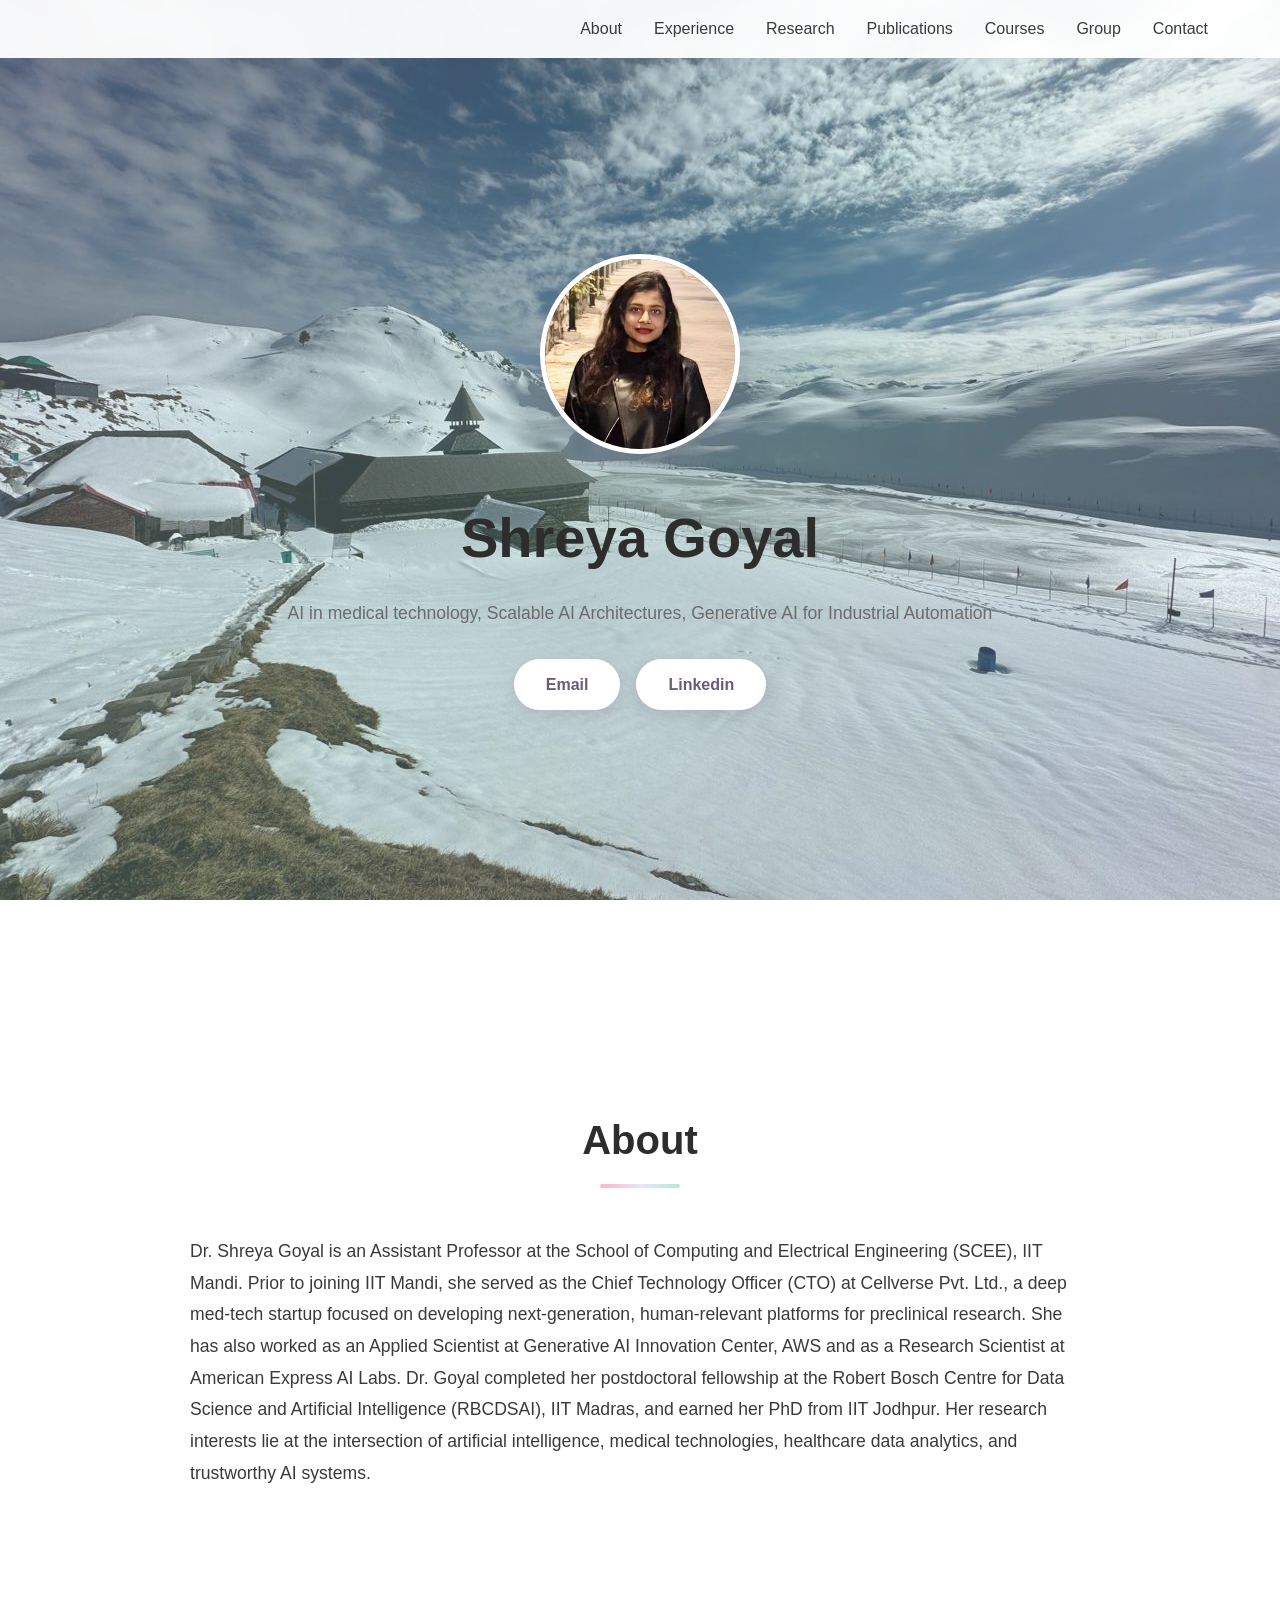
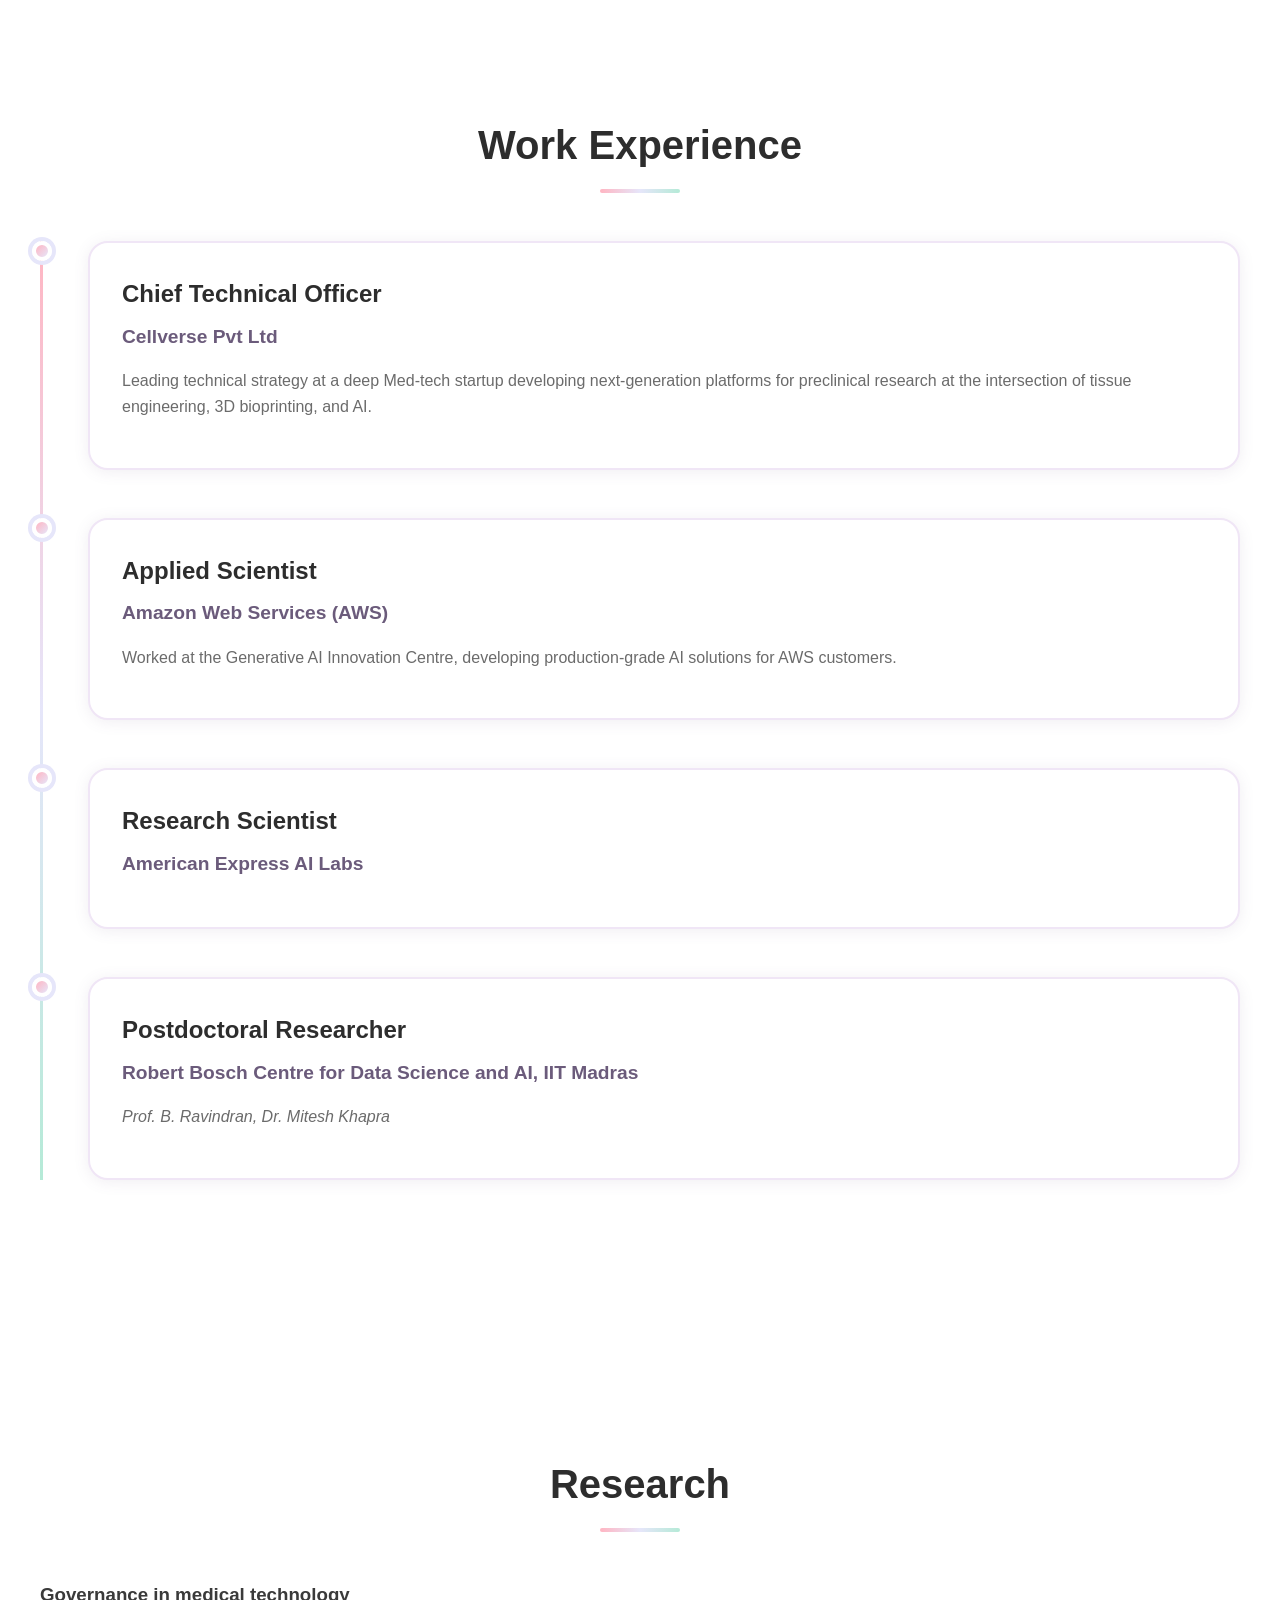
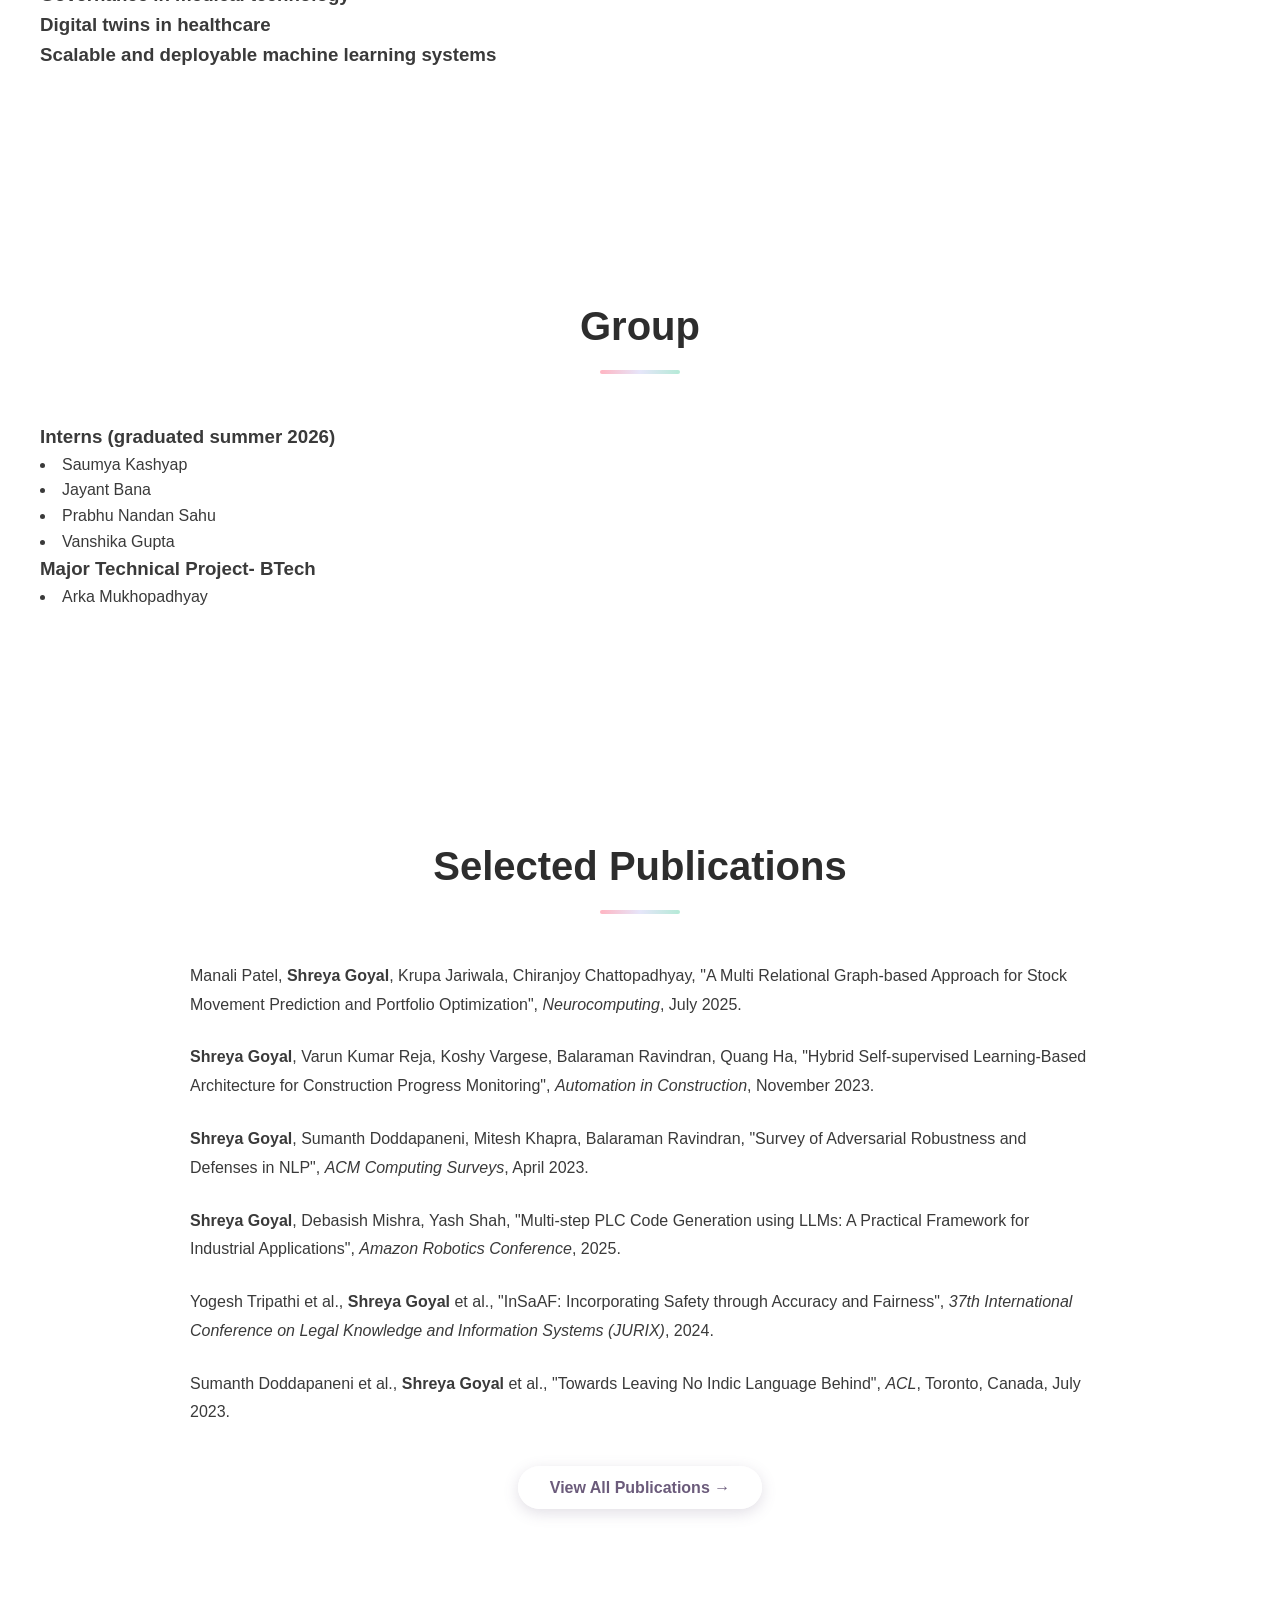
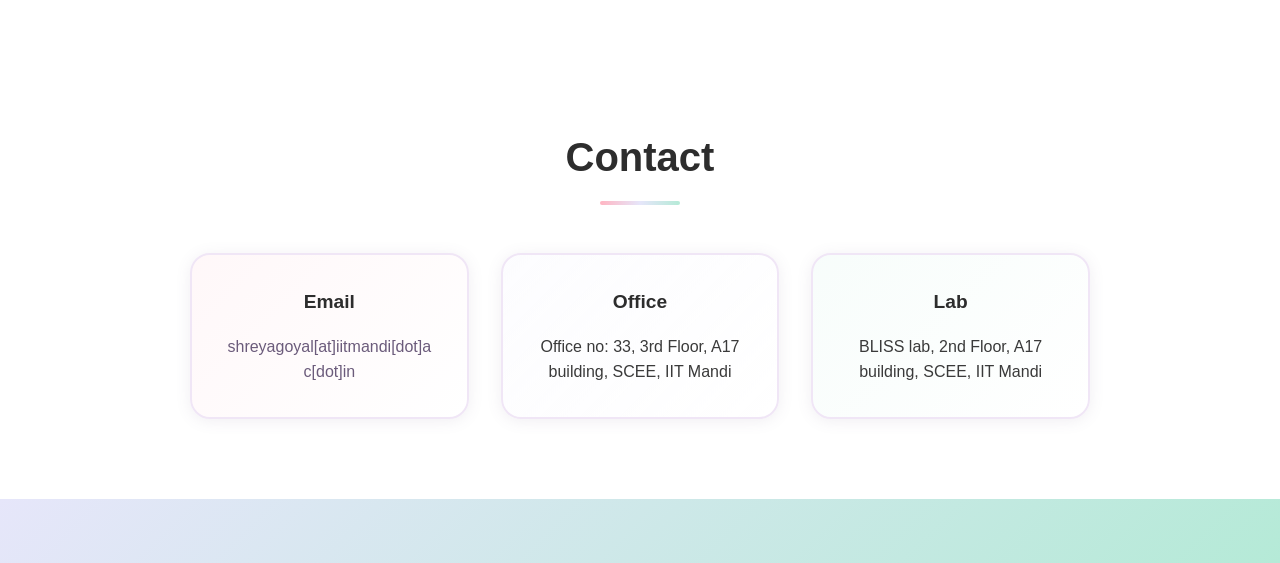
<file: index.html>
<!DOCTYPE html>
<html lang="en">
<head>
    <meta charset="UTF-8">
    <meta name="viewport" content="width=device-width, initial-scale=1.0">
    <title>Shreya Goyal</title>
    <link rel="stylesheet" href="styles.css">
</head>
<body>
    <!-- Navigation -->
    <nav class="navbar">
        <div class="nav-container">
            <a href="#home" class="nav-logo"></a>
            <ul class="nav-menu">
                <li><a href="#about" class="nav-link">About</a></li>
                <li><a href="#experience" class="nav-link">Experience</a></li>
                <li><a href="#research" class="nav-link">Research</a></li>
                <li><a href="#publications" class="nav-link">Publications</a></li>
                <li><a href="Course_Page.html" class="nav-link">Courses</a></li>
                <li><a href="#group" class="nav-link">Group</a></li>
                <li><a href="#contact" class="nav-link">Contact</a></li>
            </ul>
        </div>
    </nav>

    <!-- Hero Section -->
    <section id="home" class="hero with-background">
        <div class="hero-content">
            <img src="profile.jpeg" alt="Shreya Goyal" class="hero-img">
            <h1 class="hero-title">Shreya Goyal</h1>
            <!-- <p class="hero-subtitle">Chief Technical Officer at Cellverse Pvt Ltd</p> -->
       <p class="hero-description">AI in medical technology, Scalable AI Architectures, Generative AI for Industrial Automation

</p> 
            <div class="hero-links">
                <a href="mailto:shreyagoyal[at]iitmandi[dot]ac[dot]in" class="hero-btn"> Email</a>
                <a href="https://www.linkedin.com/in/shreya-goyal-phd-24585454/" target="_blank" class="hero-btn">Linkedin</a>
               <!-- <a href="tel:+918696494000" class="hero-btn">📱 Phone</a>  -->
            </div>
        </div>
    </section>

    <!-- About Section -->
    <section id="about" class="section">
        <div class="container">
            <h2 class="section-title">About</h2>
            <div class="about-content">
                <p> Dr. Shreya Goyal is an Assistant Professor at the School of Computing and Electrical Engineering (SCEE), IIT Mandi. Prior to joining IIT Mandi, she served as the Chief Technology Officer (CTO) at Cellverse Pvt. Ltd., a deep med-tech startup focused on developing next-generation, human-relevant platforms for preclinical research. She has also worked as an Applied Scientist at Generative AI Innovation Center, AWS and as a Research Scientist at American Express AI Labs. Dr. Goyal completed her postdoctoral fellowship at the Robert Bosch Centre for Data Science and Artificial Intelligence (RBCDSAI), IIT Madras, and earned her PhD from IIT Jodhpur. Her research interests lie at the intersection of artificial intelligence, medical technologies, healthcare data analytics, and trustworthy AI systems.</p>
               <!--  <div class="research-interests">
                    <h3>Research Interests</h3>
                   <div class="tags">
                        <span class="tag">Computer Vision</span>
                        <span class="tag">Multi-modal Inference</span>
                        <span class="tag">NLP</span>
                        <span class="tag">Explainable AI</span>
                        <span class="tag">Generative AI</span>
                        <span class="tag">Industrial AI Applications</span>
                    </div>
                </div> -->
            </div>
        </div>
    </section>

    <!-- Experience Section -->
    <section id="experience" class="section section-alt">
        <div class="container">
            <h2 class="section-title">Work Experience</h2>
            
            <div class="timeline">
                <div class="timeline-item">
                    <div class="timeline-marker"></div>
                    <div class="timeline-content">
                       <!-- <span class="timeline-date">November 2025 - Present</span>  -->
                        <h3>Chief Technical Officer</h3>
                        <h4>Cellverse Pvt Ltd</h4>
                        <p>Leading technical strategy at a deep Med-tech startup developing next-generation platforms for preclinical research at the intersection of tissue engineering, 3D bioprinting, and AI.</p>
                    </div>
                </div>

                <div class="timeline-item">
                    <div class="timeline-marker"></div>
                    <div class="timeline-content">
                      <!--   <span class="timeline-date">March 2024 - October 2025</span> -->
                        <h3>Applied Scientist</h3>
                        <h4>Amazon Web Services (AWS)</h4>
                        <p>Worked at the Generative AI Innovation Centre, developing production-grade AI solutions for AWS customers.</p>
                      <!--    <div class="highlights">
                            <h5>Key Projects:</h5>
                            <ul>
                                <li><strong>Financial Document Q&A:</strong> RAG and LLM system for information extraction</li>
                                <li><strong>Newspaper OCR:</strong> LLM-based text extraction with layout attention</li>
                                <li><strong>Multi-lingual Narration:</strong> End-to-end system supporting ASEAN languages</li>
                                <li><strong>GraphRAG Data Analyst:</strong> LLM-powered exploratory insights generation</li>
                                <li><strong>PLC Code Generation:</strong> Zero-shot and few-shot industrial code generation</li>
                            </ul>
                        </div>
                        <div class="skills-used">
                            <span class="skill-tag">Sagemaker</span>
                            <span class="skill-tag">Bedrock</span>
                            <span class="skill-tag">OpenSearch</span>
                            <span class="skill-tag">Neptune</span>
                            <span class="skill-tag">Lambda</span>
                        </div> -->
                    </div>
                </div>

                <div class="timeline-item">
                    <div class="timeline-marker"></div>
                    <div class="timeline-content">
                     <!--   <span class="timeline-date">December 2021 - March 2024</span> -->
                        <h3>Research Scientist</h3>
                        <h4>American Express AI Labs</h4>
                    <!--  <p>Part of the Business Automation & Decision Science team, leveraging unstructured text data for risk assessment in Credit and Fraud Risk use cases.</p>
                    <!--     <ul>
                            <li>Developed NLP models for commercial consumer underwriting</li>
                            <li>Built explainable language models for fraud classification</li>
                            <li>Designed generative models for personalized marketing content</li>
                            <li>Implemented LLMs for consumer complaint analysis</li>
                        </ul> -->
                    </div>
                </div>

                <div class="timeline-item">
                    <div class="timeline-marker"></div>
                    <div class="timeline-content">
                      <!--   <span class="timeline-date">December 2020 - December 2021</span> -->
                        <h3>Postdoctoral Researcher</h3>
                        <h4>Robert Bosch Centre for Data Science and AI, IIT Madras</h4>
                        <p class="advisor">Prof. B. Ravindran, Dr. Mitesh Khapra</p>
                   <!--     <ul>
                            <li><strong>Scan to BIM:</strong> Self-supervised framework for point cloud analysis</li>
                            <li><strong>IndicCorp:</strong> Contributed to corpus covering 22 Indian languages</li>
                            <li><strong>NLP Robustness:</strong> Survey of adversarial robustness and defenses</li>
                            <li><strong>Legal AI Bias:</strong> Bias detection for Indian legal documents</li>
                        </ul> -->
                    </div>
                </div>

                <!--<div class="timeline-item">
                    <div class="timeline-marker"></div>
                    <div class="timeline-content">
                        <span class="timeline-date">July 2014 - May 2020</span>
                        <h3>Teaching Assistant</h3>
                        <h4>Indian Institute of Technology Jodhpur</h4>
                        <p>Courses: Computer Programming, Machine Learning, Software Engineering, OOP, Computer Architecture, Discrete Mathematics, Database Systems, Algorithms for Big Data, Data Structures</p>
                    </div>
                </div> -->
            </div>
        </div>
    </section>

    <section id="research" class="section">
        <div class="container">
            <h2 class="section-title">Research</h2>
            <div class="research-grid">
                <div class="research-card">
                    <!-- <div class="degree-icon">🎓</div> -->
                    <h3>Governance in medical technology</h3>
                    <h3> Digital twins in healthcare</h3>
                    <h3>Scalable and deployable machine learning systems</h3>
                    <!-- <p class="institution">Indian Institute of Technology Jodhpur</p>
                    <p class="date">July 2016 - May 2021</p>
                    <p class="gpa">GPA: 8/10</p> -->
                </div>
                <!-- <div class="education-card">
                    <div class="degree-icon">🎓</div>
                    <h3>M.Tech, Systems Science</h3>
                    <p class="institution">Indian Institute of Technology Jodhpur</p>
                    <p class="date">July 2014 - June 2016</p>
                    <p class="gpa">GPA: 7.4/10</p>
                </div>
                <div class="education-card">
                    <div class="degree-icon">🎓</div>
                    <h3>B.E., Information Technology</h3>
                    <p class="institution">M.B.M. Engineering College Jodhpur</p>
                    <p class="date">August 2009 - June 2013</p>
                    <p class="gpa">Percentage: 66.13</p>
                </div> -->
            </div>
        </div>
    </section> 

    <section id="group" class="section">
        <div class="container">
            <h2 class="section-title">Group</h2>
            <div class="research-grid">
                <div class="research-card">
                    <!-- <div class="degree-icon">🎓</div> -->
                    <h3>Interns (graduated summer 2026)</h3>
                    <li>Saumya Kashyap</li>
                    <li>Jayant Bana</li>
                    <li>Prabhu Nandan Sahu</li>
                    <li>Vanshika Gupta</li>
                    <!-- <p class="institution">Indian Institute of Technology Jodhpur</p>
                    <p class="date">July 2016 - May 2021</p>
                    <p class="gpa">GPA: 8/10</p> -->
                </div>
                <div class="research-card">
                    <!-- <div class="degree-icon">🎓</div> -->
                    <h3>Major Technical Project- BTech</h3>
                    <li>Arka Mukhopadhyay</li>
                    <!-- <p class="institution">Indian Institute of Technology Jodhpur</p>
                    <p class="date">July 2014 - June 2016</p>
                    <p class="gpa">GPA: 7.4/10</p> -->
                </div>
                <!-- <div class="education-card">
                    <div class="degree-icon">🎓</div>
                    <h3>B.E., Information Technology</h3>
                    <p class="institution">M.B.M. Engineering College Jodhpur</p>
                    <p class="date">August 2009 - June 2013</p>
                    <p class="gpa">Percentage: 66.13</p>
                </div> -->
            </div>
        </div>
    </section> 



    <!-- Education Section 
    <section id="education" class="section">
        <div class="container">
            <h2 class="section-title">Education</h2>
            <div class="education-grid">
                <div class="education-card">
                    <div class="degree-icon">🎓</div>
                    <h3>PhD, Computer Science and Engineering</h3>
                    <p class="institution">Indian Institute of Technology Jodhpur</p>
                    <p class="date">July 2016 - May 2021</p>
                    <p class="gpa">GPA: 8/10</p>
                </div>
                <div class="education-card">
                    <div class="degree-icon">🎓</div>
                    <h3>M.Tech, Systems Science</h3>
                    <p class="institution">Indian Institute of Technology Jodhpur</p>
                    <p class="date">July 2014 - June 2016</p>
                    <p class="gpa">GPA: 7.4/10</p>
                </div>
                <div class="education-card">
                    <div class="degree-icon">🎓</div>
                    <h3>B.E., Information Technology</h3>
                    <p class="institution">M.B.M. Engineering College Jodhpur</p>
                    <p class="date">August 2009 - June 2013</p>
                    <p class="gpa">Percentage: 66.13</p>
                </div>
            </div>
        </div>
    </section> -->

    <!-- Publications Section -->
    <section id="publications" class="section section-alt">
        <div class="container">
            <h2 class="section-title">Selected Publications</h2>
            
            <div style="max-width: 900px; margin: 0 auto;">
                <ul style="list-style: none; padding: 0;">
                    <li style="margin-bottom: 1.5rem; line-height: 1.8;">
                        Manali Patel, <strong>Shreya Goyal</strong>, Krupa Jariwala, Chiranjoy Chattopadhyay, "A Multi Relational Graph-based Approach for Stock Movement Prediction and Portfolio Optimization", <em>Neurocomputing</em>, July 2025.
                    </li>
                    
                    <li style="margin-bottom: 1.5rem; line-height: 1.8;">
                        <strong>Shreya Goyal</strong>, Varun Kumar Reja, Koshy Vargese, Balaraman Ravindran, Quang Ha, "Hybrid Self-supervised Learning-Based Architecture for Construction Progress Monitoring", <em>Automation in Construction</em>, November 2023.
                    </li>
                    
                    <li style="margin-bottom: 1.5rem; line-height: 1.8;">
                        <strong>Shreya Goyal</strong>, Sumanth Doddapaneni, Mitesh Khapra, Balaraman Ravindran, "Survey of Adversarial Robustness and Defenses in NLP", <em>ACM Computing Surveys</em>, April 2023.
                    </li>
                    
                    <li style="margin-bottom: 1.5rem; line-height: 1.8;">
                        <strong>Shreya Goyal</strong>, Debasish Mishra, Yash Shah, "Multi-step PLC Code Generation using LLMs: A Practical Framework for Industrial Applications", <em>Amazon Robotics Conference</em>, 2025.
                    </li>
                    
                    <li style="margin-bottom: 1.5rem; line-height: 1.8;">
                        Yogesh Tripathi et al., <strong>Shreya Goyal</strong> et al., "InSaAF: Incorporating Safety through Accuracy and Fairness", <em>37th International Conference on Legal Knowledge and Information Systems (JURIX)</em>, 2024.
                    </li>
                    
                    <li style="margin-bottom: 1.5rem; line-height: 1.8;">
                        Sumanth Doddapaneni et al., <strong>Shreya Goyal</strong> et al., "Towards Leaving No Indic Language Behind", <em>ACL</em>, Toronto, Canada, July 2023.
                    </li>
                </ul>
                
                <div style="text-align: center; margin-top: 3rem;">
                    <a href="publications.html" class="hero-btn">View All Publications →</a>
                </div>
            </div>
        </div>
    </section>

    <!-- Awards Section 
    <section id="awards" class="section">
        <div class="container">
            <h2 class="section-title">Awards & Services</h2>
            <div class="awards-grid">
                <div class="award-card">
                    <div class="award-icon">🏆</div>
                    <h4>AWS AI Practitioner Certified</h4>
                    <p>2024</p>
                </div>
                <div class="award-card">
                    <div class="award-icon">📝</div>
                    <h4>Program Committee Member</h4>
                    <p>AAAI, IJCAI, BigMM, CVIP, ICVGIP</p>
                </div>
                <div class="award-card">
                    <div class="award-icon">📚</div>
                    <h4>Journal Reviewer</h4>
                    <p>Automation in Construction, IET-Image Processing</p>
                </div>
                <div class="award-card">
                    <div class="award-icon">🎤</div>
                    <h4>Workshop Co-organizer</h4>
                    <p>AAAI 2022, ACM Web Science 2021</p>
                </div>
                <div class="award-card">
                    <div class="award-icon">🎓</div>
                    <h4>Doctoral Consortium</h4>
                    <p>ICDAR 2019</p>
                </div>
                <div class="award-card">
                    <div class="award-icon">✈️</div>
                    <h4>Travel Grant</h4>
                    <p>ACM Multimedia 2018</p>
                </div>
            </div>
        </div>
    </section> -->

    <!-- Contact Section  -->
    <section id="contact" class="section section-alt">
        <div class="container">
            <h2 class="section-title">Contact</h2>
            <div class="contact-content">
                <div class="contact-card">
                    <!-- <div class="contact-icon">📧</div> -->
                    <h4>Email</h4>
                    <a href="mailto:shreyagoyal[at]iitmandi[dot]ac[dot]in">shreyagoyal[at]iitmandi[dot]ac[dot]in</a>
                </div>
                <div class="contact-card">
                    <!-- <div class="contact-icon">📱</div> -->
                    <h4>Office</h4>
                    <!-- <a href="tel:+918696494000">+91-8696494000</a> -->
                     <p> Office no: 33, 3rd Floor, A17 building, SCEE, IIT Mandi</p>
                </div>
                <div class="contact-card">
                    <!-- <div class="contact-icon">🌐</div> -->
                    <h4>Lab</h4>
                    <!-- <a href="https://sgoyal28.github.io" target="_blank">sgoyal28.github.io</a> -->
                     <p> BLISS lab, 2nd Floor, A17 building, SCEE, IIT Mandi  </p>
                </div>
            </div>
        </div>
    </section> 

    <!-- Footer -->
    <footer class="footer">
        <!-- <p>&copy; 2026 Shreya Goyal. All rights reserved.</p> -->
    </footer>

    <script src="script.js"></script>
</body>
</html>
</file>
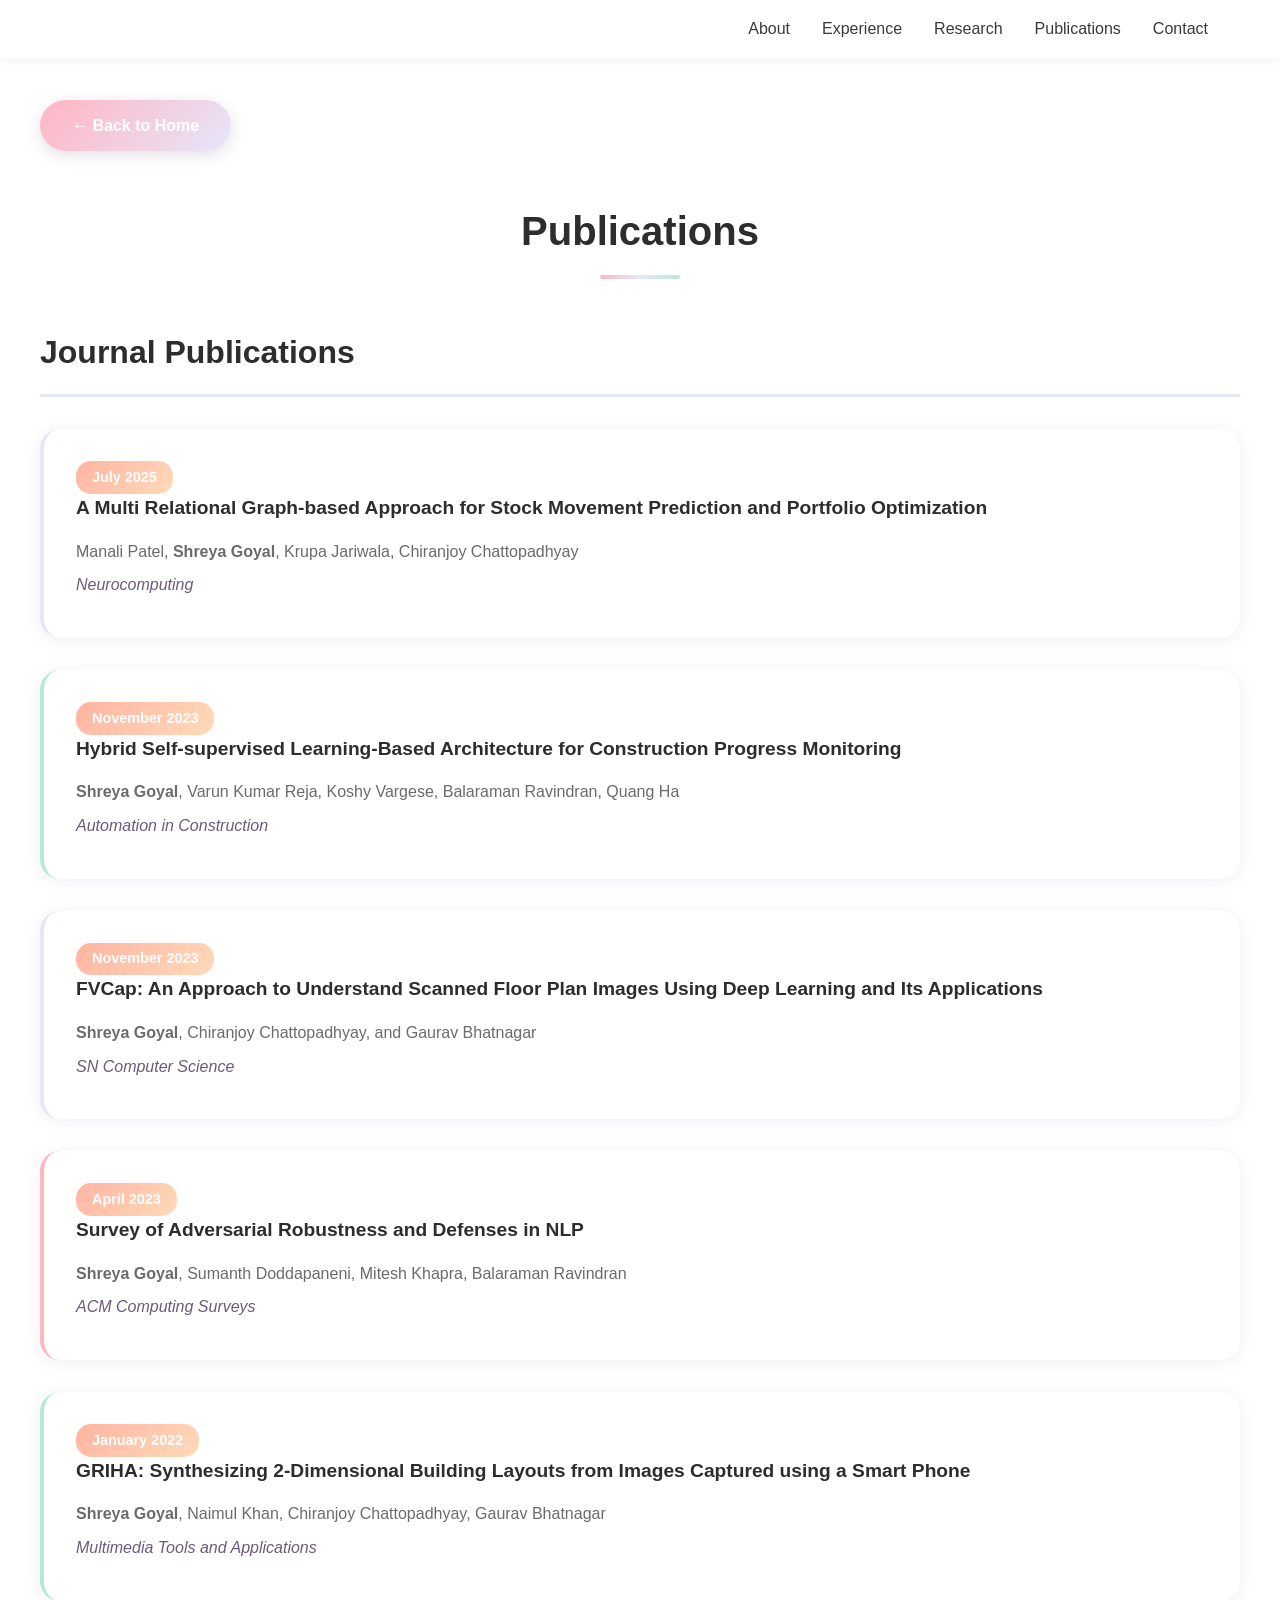
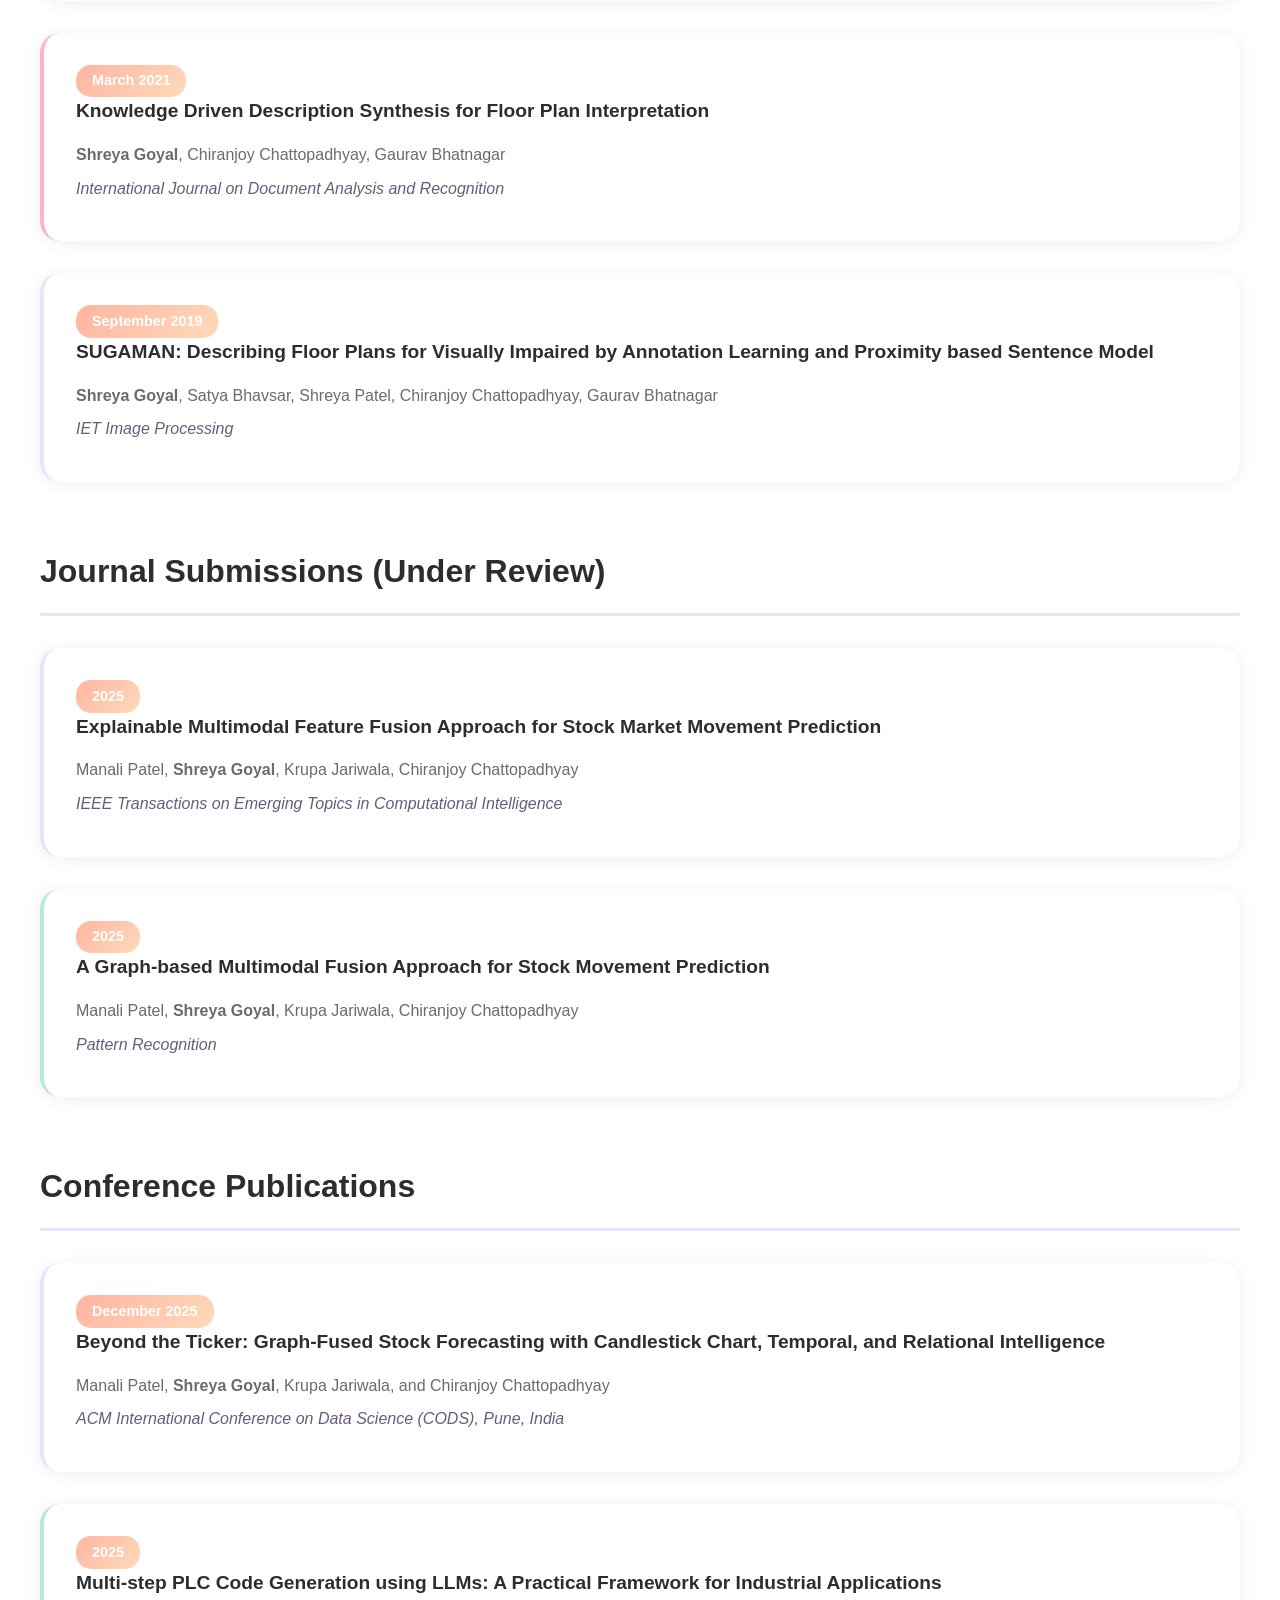
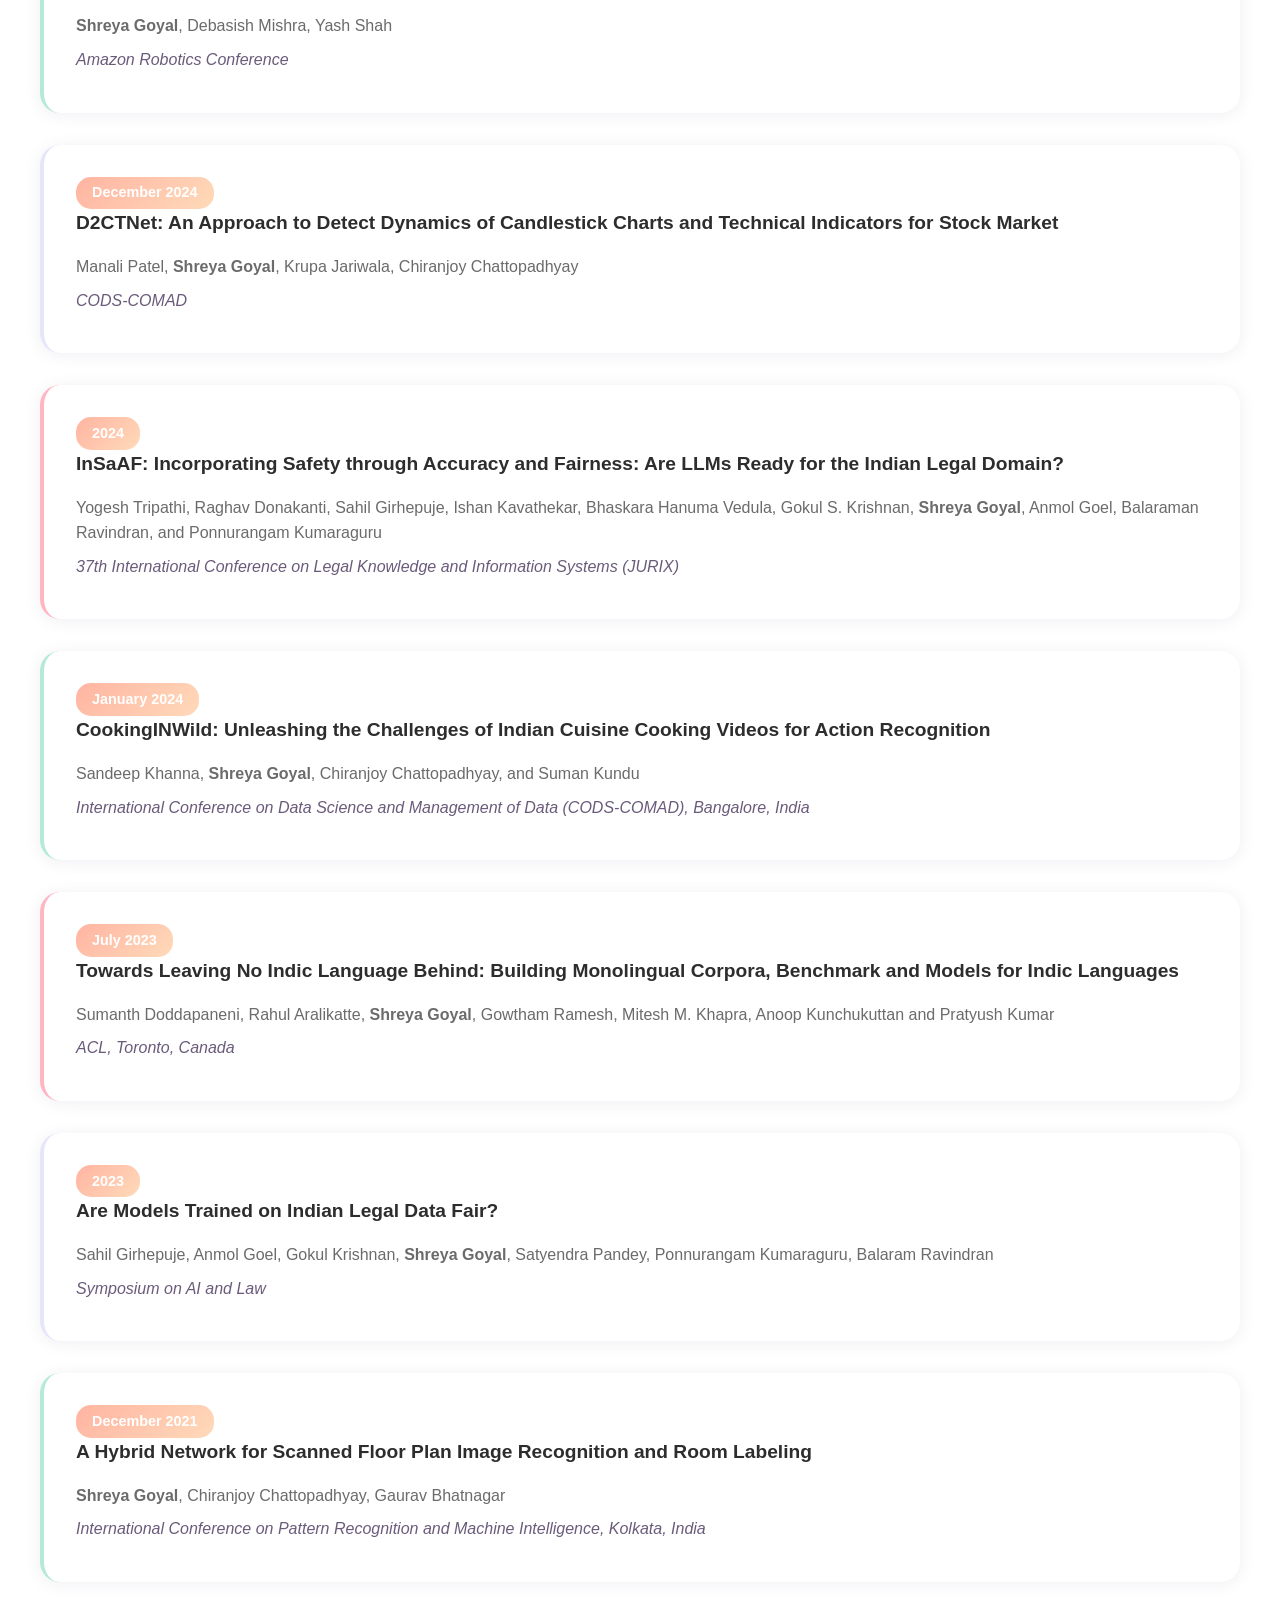
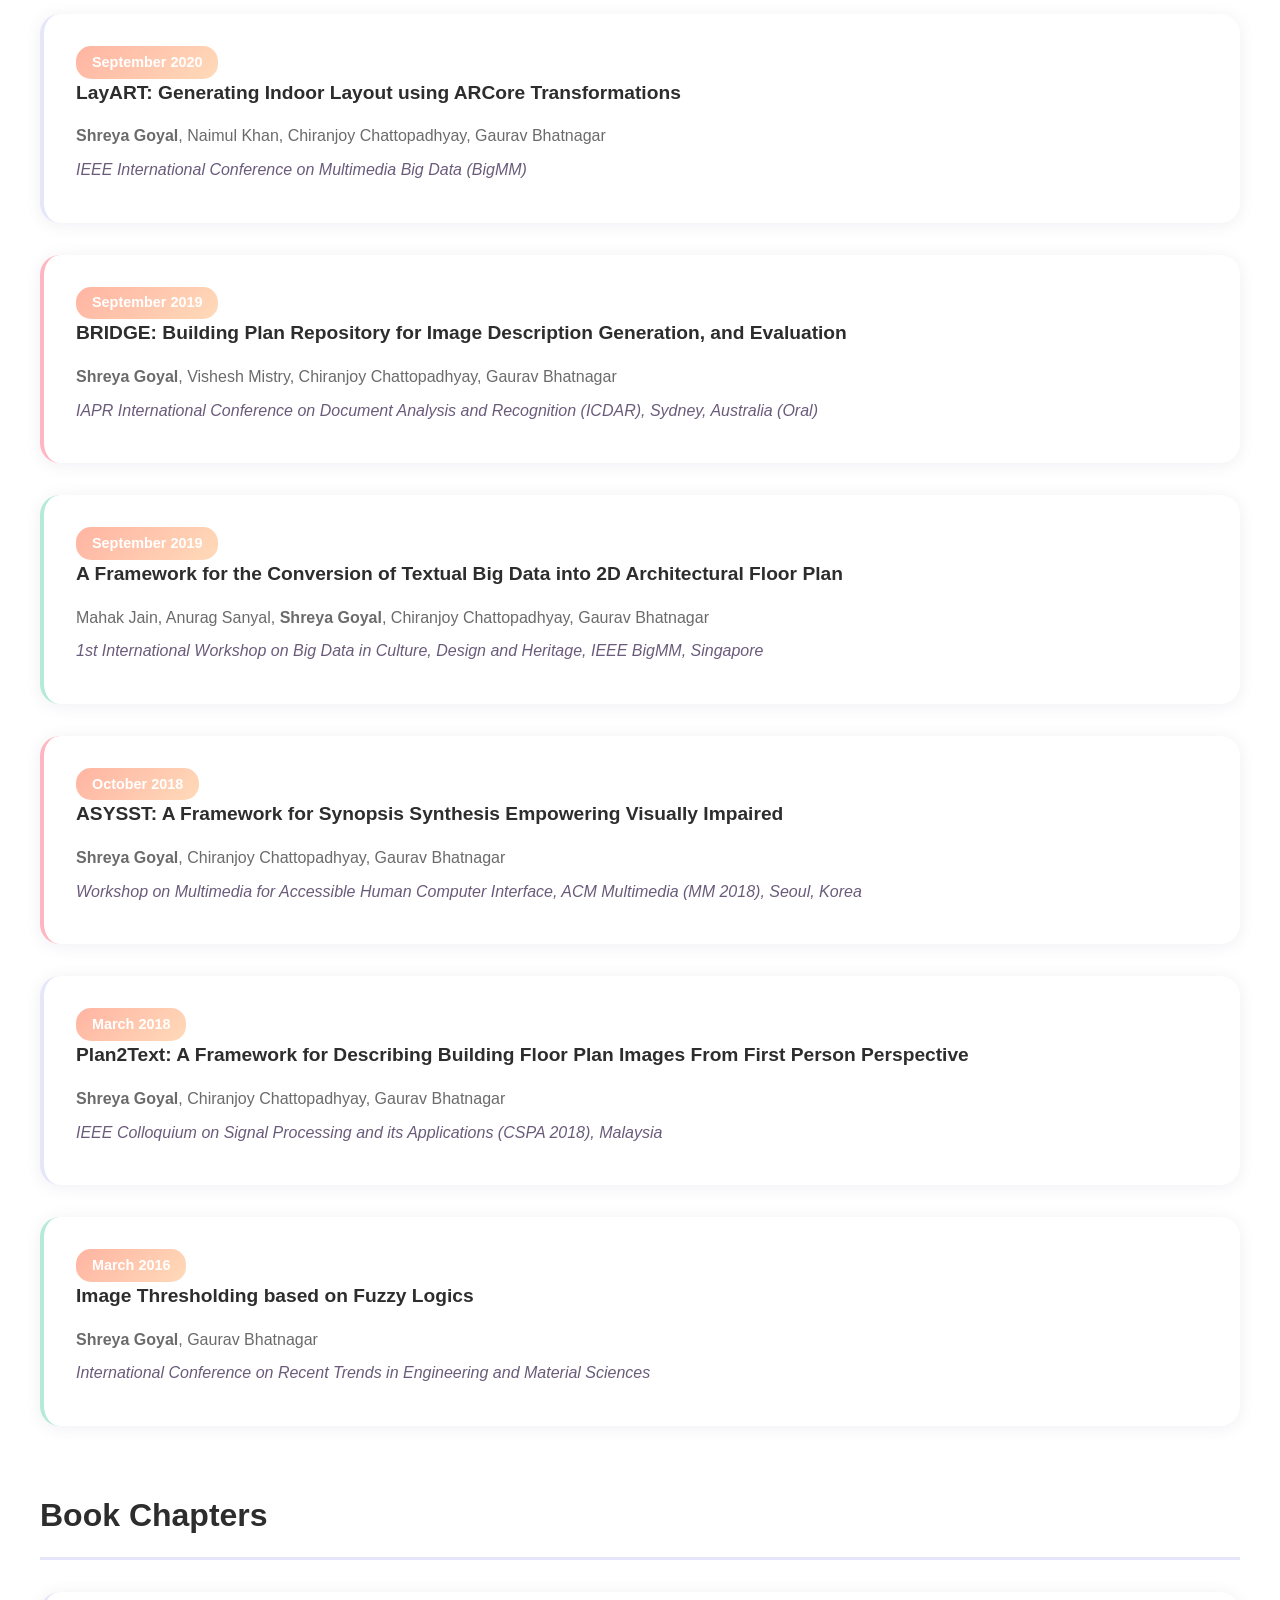
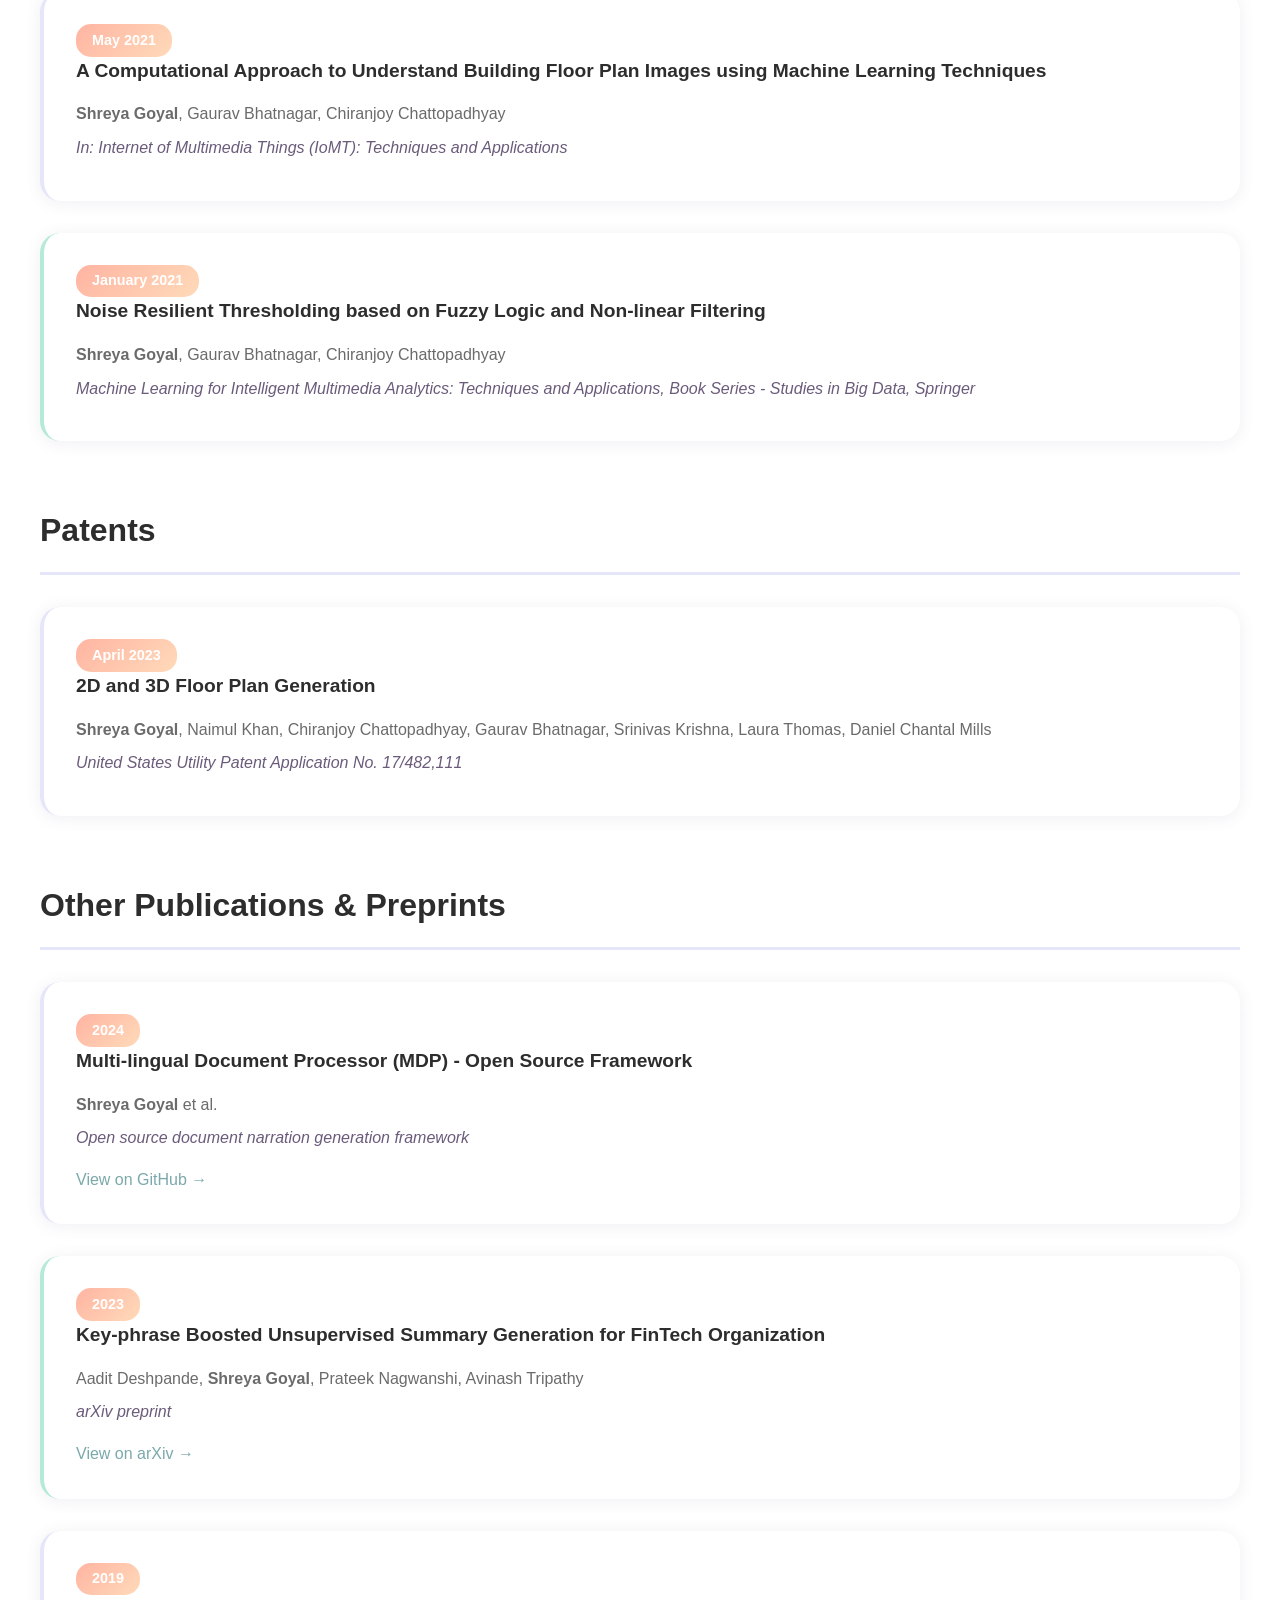
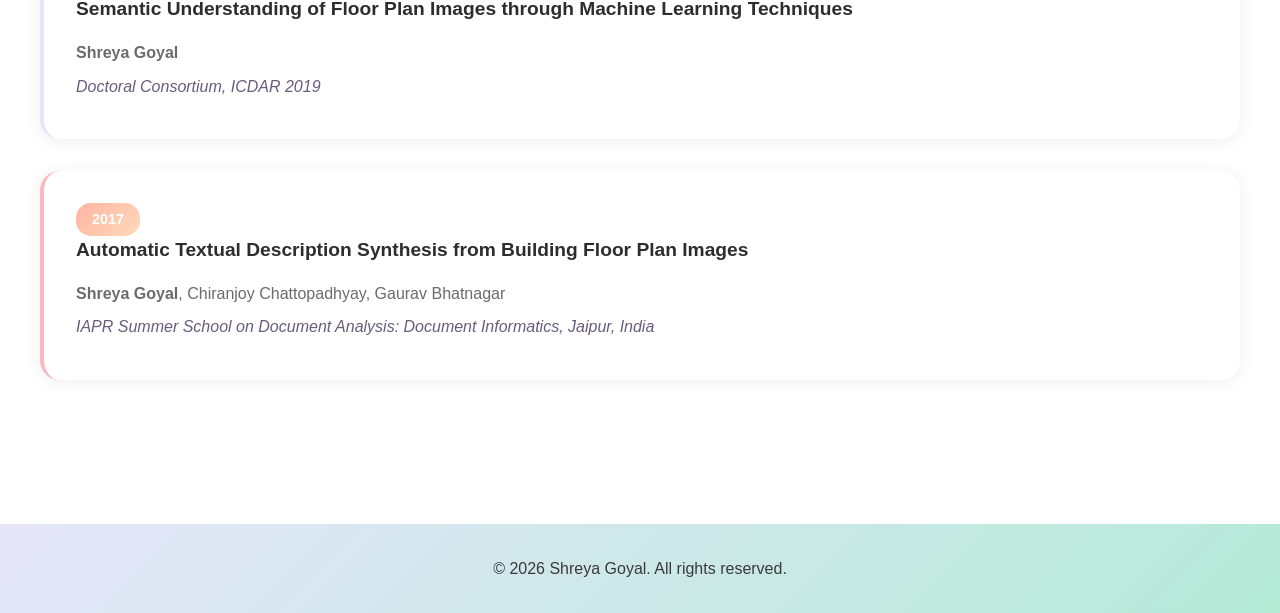
<file: publications.html>
<!DOCTYPE html>
<html lang="en">
<head>
    <meta charset="UTF-8">
    <meta name="viewport" content="width=device-width, initial-scale=1.0">
    <title>Publications - Shreya Goyal</title>
    <link rel="stylesheet" href="styles.css">
    <style>
        .publications-page {
            padding-top: 100px;
            min-height: 100vh;
        }
        
        .back-link {
            display: inline-block;
            margin-bottom: 2rem;
            padding: 0.8rem 2rem;
            background: linear-gradient(135deg, var(--pastel-pink), var(--pastel-lavender));
            color: var(--white);
            text-decoration: none;
            border-radius: 50px;
            font-weight: 600;
            transition: all 0.3s ease;
            box-shadow: 0 4px 15px rgba(107, 91, 123, 0.2);
        }
        
        .back-link:hover {
            transform: translateY(-3px);
            box-shadow: 0 6px 25px rgba(107, 91, 123, 0.3);
        }
        
        .pub-section {
            margin-bottom: 4rem;
        }
        
        .pub-section h2 {
            font-size: 2rem;
            color: var(--heading-dark);
            margin-bottom: 2rem;
            padding-bottom: 1rem;
            border-bottom: 3px solid var(--pastel-lavender);
            font-weight: 700;
        }
        
        .pub-item {
            background: var(--white);
            padding: 2rem;
            border-radius: 20px;
            box-shadow: var(--shadow);
            margin-bottom: 2rem;
            transition: all 0.3s ease;
            border-left: 4px solid var(--pastel-pink);
        }
        
        .pub-item:nth-child(2n) {
            border-left-color: var(--pastel-lavender);
        }
        
        .pub-item:nth-child(3n) {
            border-left-color: var(--pastel-mint);
        }
        
        .pub-item:hover {
            transform: translateX(10px);
            box-shadow: var(--shadow-hover);
        }
        
        .pub-item h3 {
            font-size: 1.2rem;
            color: var(--heading-dark);
            margin-bottom: 1rem;
            line-height: 1.5;
            font-weight: 700;
        }
        
        .pub-authors {
            font-size: 1rem;
            color: var(--text-light);
            margin-bottom: 0.5rem;
        }
        
        .pub-venue {
            font-size: 1rem;
            color: var(--primary-color);
            font-style: italic;
            font-weight: 500;
            margin-bottom: 0.5rem;
        }
        
        .pub-date {
            display: inline-block;
            padding: 0.3rem 1rem;
            background: linear-gradient(135deg, var(--pastel-coral), var(--pastel-peach));
            color: var(--white);
            border-radius: 15px;
            font-size: 0.9rem;
            font-weight: 600;
        }
        
        .pub-link {
            display: inline-block;
            margin-top: 0.5rem;
            color: var(--secondary-color);
            text-decoration: none;
            font-weight: 500;
            transition: all 0.3s ease;
        }
        
        .pub-link:hover {
            color: var(--accent-color);
            text-decoration: underline;
        }
    </style>
</head>
<body>
    <!-- Navigation -->
    <nav class="navbar">
        <div class="nav-container">
            <a href="index.html#home" class="nav-logo"></a>
            <ul class="nav-menu">
                <li><a href="index.html#about" class="nav-link">About</a></li>
                <li><a href="index.html#experience" class="nav-link">Experience</a></li>
                <li><a href="index.html#research" class="nav-link">Research</a></li>
                <li><a href="publications.html" class="nav-link">Publications</a></li>
                <li><a href="index.html#contact" class="nav-link">Contact</a></li>
            </ul>
        </div>
    </nav>

    <!-- Publications Content -->
    <section class="publications-page section">
        <div class="container">
            <a href="index.html#publications" class="back-link">← Back to Home</a>
            
            <h1 class="section-title">Publications</h1>

            <!-- Journal Published -->
            <div class="pub-section">
                <h2>Journal Publications</h2>
                
                <div class="pub-item">
                    <span class="pub-date">July 2025</span>
                    <h3>A Multi Relational Graph-based Approach for Stock Movement Prediction and Portfolio Optimization</h3>
                    <p class="pub-authors">Manali Patel, <strong>Shreya Goyal</strong>, Krupa Jariwala, Chiranjoy Chattopadhyay</p>
                    <p class="pub-venue">Neurocomputing</p>
                </div>

                <div class="pub-item">
                    <span class="pub-date">November 2023</span>
                    <h3>Hybrid Self-supervised Learning-Based Architecture for Construction Progress Monitoring</h3>
                    <p class="pub-authors"><strong>Shreya Goyal</strong>, Varun Kumar Reja, Koshy Vargese, Balaraman Ravindran, Quang Ha</p>
                    <p class="pub-venue">Automation in Construction</p>
                </div>

                <div class="pub-item">
                    <span class="pub-date">November 2023</span>
                    <h3>FVCap: An Approach to Understand Scanned Floor Plan Images Using Deep Learning and Its Applications</h3>
                    <p class="pub-authors"><strong>Shreya Goyal</strong>, Chiranjoy Chattopadhyay, and Gaurav Bhatnagar</p>
                    <p class="pub-venue">SN Computer Science</p>
                </div>

                <div class="pub-item">
                    <span class="pub-date">April 2023</span>
                    <h3>Survey of Adversarial Robustness and Defenses in NLP</h3>
                    <p class="pub-authors"><strong>Shreya Goyal</strong>, Sumanth Doddapaneni, Mitesh Khapra, Balaraman Ravindran</p>
                    <p class="pub-venue">ACM Computing Surveys</p>
                </div>

                <div class="pub-item">
                    <span class="pub-date">January 2022</span>
                    <h3>GRIHA: Synthesizing 2-Dimensional Building Layouts from Images Captured using a Smart Phone</h3>
                    <p class="pub-authors"><strong>Shreya Goyal</strong>, Naimul Khan, Chiranjoy Chattopadhyay, Gaurav Bhatnagar</p>
                    <p class="pub-venue">Multimedia Tools and Applications</p>
                </div>

                <div class="pub-item">
                    <span class="pub-date">March 2021</span>
                    <h3>Knowledge Driven Description Synthesis for Floor Plan Interpretation</h3>
                    <p class="pub-authors"><strong>Shreya Goyal</strong>, Chiranjoy Chattopadhyay, Gaurav Bhatnagar</p>
                    <p class="pub-venue">International Journal on Document Analysis and Recognition</p>
                </div>

                <div class="pub-item">
                    <span class="pub-date">September 2019</span>
                    <h3>SUGAMAN: Describing Floor Plans for Visually Impaired by Annotation Learning and Proximity based Sentence Model</h3>
                    <p class="pub-authors"><strong>Shreya Goyal</strong>, Satya Bhavsar, Shreya Patel, Chiranjoy Chattopadhyay, Gaurav Bhatnagar</p>
                    <p class="pub-venue">IET Image Processing</p>
                </div>
            </div>

            <!-- Journal Submitted -->
            <div class="pub-section">
                <h2>Journal Submissions (Under Review)</h2>
                
                <div class="pub-item">
                    <span class="pub-date">2025</span>
                    <h3>Explainable Multimodal Feature Fusion Approach for Stock Market Movement Prediction</h3>
                    <p class="pub-authors">Manali Patel, <strong>Shreya Goyal</strong>, Krupa Jariwala, Chiranjoy Chattopadhyay</p>
                    <p class="pub-venue">IEEE Transactions on Emerging Topics in Computational Intelligence</p>
                </div>

                <div class="pub-item">
                    <span class="pub-date">2025</span>
                    <h3>A Graph-based Multimodal Fusion Approach for Stock Movement Prediction</h3>
                    <p class="pub-authors">Manali Patel, <strong>Shreya Goyal</strong>, Krupa Jariwala, Chiranjoy Chattopadhyay</p>
                    <p class="pub-venue">Pattern Recognition</p>
                </div>
            </div>

            <!-- Conference Publications -->
            <div class="pub-section">
                <h2>Conference Publications</h2>
                
                <div class="pub-item">
                    <span class="pub-date">December 2025</span>
                    <h3>Beyond the Ticker: Graph-Fused Stock Forecasting with Candlestick Chart, Temporal, and Relational Intelligence</h3>
                    <p class="pub-authors">Manali Patel, <strong>Shreya Goyal</strong>, Krupa Jariwala, and Chiranjoy Chattopadhyay</p>
                    <p class="pub-venue">ACM International Conference on Data Science (CODS), Pune, India</p>
                </div>

                <div class="pub-item">
                    <span class="pub-date">2025</span>
                    <h3>Multi-step PLC Code Generation using LLMs: A Practical Framework for Industrial Applications</h3>
                    <p class="pub-authors"><strong>Shreya Goyal</strong>, Debasish Mishra, Yash Shah</p>
                    <p class="pub-venue">Amazon Robotics Conference</p>
                </div>

                <div class="pub-item">
                    <span class="pub-date">December 2024</span>
                    <h3>D2CTNet: An Approach to Detect Dynamics of Candlestick Charts and Technical Indicators for Stock Market</h3>
                    <p class="pub-authors">Manali Patel, <strong>Shreya Goyal</strong>, Krupa Jariwala, Chiranjoy Chattopadhyay</p>
                    <p class="pub-venue">CODS-COMAD</p>
                </div>

                <div class="pub-item">
                    <span class="pub-date">2024</span>
                    <h3>InSaAF: Incorporating Safety through Accuracy and Fairness: Are LLMs Ready for the Indian Legal Domain?</h3>
                    <p class="pub-authors">Yogesh Tripathi, Raghav Donakanti, Sahil Girhepuje, Ishan Kavathekar, Bhaskara Hanuma Vedula, Gokul S. Krishnan, <strong>Shreya Goyal</strong>, Anmol Goel, Balaraman Ravindran, and Ponnurangam Kumaraguru</p>
                    <p class="pub-venue">37th International Conference on Legal Knowledge and Information Systems (JURIX)</p>
                </div>

                <div class="pub-item">
                    <span class="pub-date">January 2024</span>
                    <h3>CookingINWild: Unleashing the Challenges of Indian Cuisine Cooking Videos for Action Recognition</h3>
                    <p class="pub-authors">Sandeep Khanna, <strong>Shreya Goyal</strong>, Chiranjoy Chattopadhyay, and Suman Kundu</p>
                    <p class="pub-venue">International Conference on Data Science and Management of Data (CODS-COMAD), Bangalore, India</p>
                </div>

                <div class="pub-item">
                    <span class="pub-date">July 2023</span>
                    <h3>Towards Leaving No Indic Language Behind: Building Monolingual Corpora, Benchmark and Models for Indic Languages</h3>
                    <p class="pub-authors">Sumanth Doddapaneni, Rahul Aralikatte, <strong>Shreya Goyal</strong>, Gowtham Ramesh, Mitesh M. Khapra, Anoop Kunchukuttan and Pratyush Kumar</p>
                    <p class="pub-venue">ACL, Toronto, Canada</p>
                </div>

                <div class="pub-item">
                    <span class="pub-date">2023</span>
                    <h3>Are Models Trained on Indian Legal Data Fair?</h3>
                    <p class="pub-authors">Sahil Girhepuje, Anmol Goel, Gokul Krishnan, <strong>Shreya Goyal</strong>, Satyendra Pandey, Ponnurangam Kumaraguru, Balaram Ravindran</p>
                    <p class="pub-venue">Symposium on AI and Law</p>
                </div>

                <div class="pub-item">
                    <span class="pub-date">December 2021</span>
                    <h3>A Hybrid Network for Scanned Floor Plan Image Recognition and Room Labeling</h3>
                    <p class="pub-authors"><strong>Shreya Goyal</strong>, Chiranjoy Chattopadhyay, Gaurav Bhatnagar</p>
                    <p class="pub-venue">International Conference on Pattern Recognition and Machine Intelligence, Kolkata, India</p>
                </div>

                <div class="pub-item">
                    <span class="pub-date">September 2020</span>
                    <h3>LayART: Generating Indoor Layout using ARCore Transformations</h3>
                    <p class="pub-authors"><strong>Shreya Goyal</strong>, Naimul Khan, Chiranjoy Chattopadhyay, Gaurav Bhatnagar</p>
                    <p class="pub-venue">IEEE International Conference on Multimedia Big Data (BigMM)</p>
                </div>

                <div class="pub-item">
                    <span class="pub-date">September 2019</span>
                    <h3>BRIDGE: Building Plan Repository for Image Description Generation, and Evaluation</h3>
                    <p class="pub-authors"><strong>Shreya Goyal</strong>, Vishesh Mistry, Chiranjoy Chattopadhyay, Gaurav Bhatnagar</p>
                    <p class="pub-venue">IAPR International Conference on Document Analysis and Recognition (ICDAR), Sydney, Australia (Oral)</p>
                </div>

                <div class="pub-item">
                    <span class="pub-date">September 2019</span>
                    <h3>A Framework for the Conversion of Textual Big Data into 2D Architectural Floor Plan</h3>
                    <p class="pub-authors">Mahak Jain, Anurag Sanyal, <strong>Shreya Goyal</strong>, Chiranjoy Chattopadhyay, Gaurav Bhatnagar</p>
                    <p class="pub-venue">1st International Workshop on Big Data in Culture, Design and Heritage, IEEE BigMM, Singapore</p>
                </div>

                <div class="pub-item">
                    <span class="pub-date">October 2018</span>
                    <h3>ASYSST: A Framework for Synopsis Synthesis Empowering Visually Impaired</h3>
                    <p class="pub-authors"><strong>Shreya Goyal</strong>, Chiranjoy Chattopadhyay, Gaurav Bhatnagar</p>
                    <p class="pub-venue">Workshop on Multimedia for Accessible Human Computer Interface, ACM Multimedia (MM 2018), Seoul, Korea</p>
                </div>

                <div class="pub-item">
                    <span class="pub-date">March 2018</span>
                    <h3>Plan2Text: A Framework for Describing Building Floor Plan Images From First Person Perspective</h3>
                    <p class="pub-authors"><strong>Shreya Goyal</strong>, Chiranjoy Chattopadhyay, Gaurav Bhatnagar</p>
                    <p class="pub-venue">IEEE Colloquium on Signal Processing and its Applications (CSPA 2018), Malaysia</p>
                </div>

                <div class="pub-item">
                    <span class="pub-date">March 2016</span>
                    <h3>Image Thresholding based on Fuzzy Logics</h3>
                    <p class="pub-authors"><strong>Shreya Goyal</strong>, Gaurav Bhatnagar</p>
                    <p class="pub-venue">International Conference on Recent Trends in Engineering and Material Sciences</p>
                </div>
            </div>

            <!-- Book Chapters -->
            <div class="pub-section">
                <h2>Book Chapters</h2>
                
                <div class="pub-item">
                    <span class="pub-date">May 2021</span>
                    <h3>A Computational Approach to Understand Building Floor Plan Images using Machine Learning Techniques</h3>
                    <p class="pub-authors"><strong>Shreya Goyal</strong>, Gaurav Bhatnagar, Chiranjoy Chattopadhyay</p>
                    <p class="pub-venue">In: Internet of Multimedia Things (IoMT): Techniques and Applications</p>
                </div>

                <div class="pub-item">
                    <span class="pub-date">January 2021</span>
                    <h3>Noise Resilient Thresholding based on Fuzzy Logic and Non-linear Filtering</h3>
                    <p class="pub-authors"><strong>Shreya Goyal</strong>, Gaurav Bhatnagar, Chiranjoy Chattopadhyay</p>
                    <p class="pub-venue">Machine Learning for Intelligent Multimedia Analytics: Techniques and Applications, Book Series - Studies in Big Data, Springer</p>
                </div>
            </div>

            <!-- Patents -->
            <div class="pub-section">
                <h2>Patents</h2>
                
                <div class="pub-item">
                    <span class="pub-date">April 2023</span>
                    <h3>2D and 3D Floor Plan Generation</h3>
                    <p class="pub-authors"><strong>Shreya Goyal</strong>, Naimul Khan, Chiranjoy Chattopadhyay, Gaurav Bhatnagar, Srinivas Krishna, Laura Thomas, Daniel Chantal Mills</p>
                    <p class="pub-venue">United States Utility Patent Application No. 17/482,111</p>
                </div>
            </div>

            <!-- Other Publications -->
            <div class="pub-section">
                <h2>Other Publications & Preprints</h2>
                
                <div class="pub-item">
                    <span class="pub-date">2024</span>
                    <h3>Multi-lingual Document Processor (MDP) - Open Source Framework</h3>
                    <p class="pub-authors"><strong>Shreya Goyal</strong> et al.</p>
                    <p class="pub-venue">Open source document narration generation framework</p>
                    <a href="https://github.com/aws-samples/sample-multi-lingual-document-processor" class="pub-link" target="_blank">View on GitHub →</a>
                </div>

                <div class="pub-item">
                    <span class="pub-date">2023</span>
                    <h3>Key-phrase Boosted Unsupervised Summary Generation for FinTech Organization</h3>
                    <p class="pub-authors">Aadit Deshpande, <strong>Shreya Goyal</strong>, Prateek Nagwanshi, Avinash Tripathy</p>
                    <p class="pub-venue">arXiv preprint</p>
                    <a href="https://arxiv.org/pdf/2310.10294.pdf" class="pub-link" target="_blank">View on arXiv →</a>
                </div>

                <div class="pub-item">
                    <span class="pub-date">2019</span>
                    <h3>Semantic Understanding of Floor Plan Images through Machine Learning Techniques</h3>
                    <p class="pub-authors"><strong>Shreya Goyal</strong></p>
                    <p class="pub-venue">Doctoral Consortium, ICDAR 2019</p>
                </div>

                <div class="pub-item">
                    <span class="pub-date">2017</span>
                    <h3>Automatic Textual Description Synthesis from Building Floor Plan Images</h3>
                    <p class="pub-authors"><strong>Shreya Goyal</strong>, Chiranjoy Chattopadhyay, Gaurav Bhatnagar</p>
                    <p class="pub-venue">IAPR Summer School on Document Analysis: Document Informatics, Jaipur, India</p>
                </div>
            </div>
        </div>
    </section>

    <!-- Footer -->
    <footer class="footer">
        <p>&copy; 2026 Shreya Goyal. All rights reserved.</p>
    </footer>

    <script src="script.js"></script>
</body>
</html>
</file>
<file: styles.css>
* {
    margin: 0;
    padding: 0;
    box-sizing: border-box;
}

:root {
    /* Pastel Color Palette */
    --pastel-pink: #FFB5C2;
    --pastel-peach: #FFDAB9;
    --pastel-lavender: #E6E6FA;
    --pastel-mint: #B5EAD7;
    --pastel-blue: #C7CEEA;
    --pastel-yellow: #FFF4B8;
    --pastel-coral: #FFB4A2;
    
    /* Main Colors */
    --primary-color: #6B5B7B;
    --secondary-color: #7BA8AA;
    --accent-color: #D89BC7;
    --light-bg: #FFFFFF;
    --white: #FFFFFF;
    --text-dark: #3A3A3A;
    --text-light: #6B6B6B;
    --heading-dark: #2D2D2D;
    --border-color: #F0E6F6;
    --shadow: 0 2px 15px rgba(107, 91, 123, 0.1);
    --shadow-hover: 0 5px 25px rgba(107, 91, 123, 0.2);
}

html {
    scroll-behavior: smooth;
    scroll-snap-type: y proximity;
    scroll-padding-top: 150px;
    scroll-behavior: smooth;
}

body {
    font-family: -apple-system, BlinkMacSystemFont, 'Segoe UI', Roboto, 'Helvetica Neue', Arial, sans-serif;
    line-height: 1.6;
    color: var(--text-dark);
    background-color: #FFFFFF;
}

/* Navigation */
.navbar {
    position: fixed;
    top: 0;
    width: 100%;
    background: rgba(255, 255, 255, 0.95);
    backdrop-filter: blur(10px);
    box-shadow: var(--shadow);
    z-index: 1000;
    transition: all 0.3s ease;
}

.nav-container {
    max-width: 1200px;
    margin: 0 auto;
    padding: 1rem 2rem;
    display: flex;
    justify-content: space-between;
    align-items: center;
}

.nav-logo {
    font-size: 1.5rem;
    font-weight: 700;
    color: var(--heading-dark);
    text-decoration: none;
    transition: all 0.3s ease;
}

.nav-logo:hover {
    transform: scale(1.05);
    color: var(--primary-color);
}

.nav-menu {
    display: flex;
    list-style: none;
    gap: 2rem;
}

.nav-link {
    color: var(--text-dark);
    text-decoration: none;
    font-weight: 500;
    transition: all 0.3s ease;
    position: relative;
    padding: 0.5rem 0;
}

.nav-link::after {
    content: '';
    position: absolute;
    bottom: 0;
    left: 0;
    width: 0;
    height: 2px;
    background: linear-gradient(90deg, var(--pastel-pink), var(--pastel-lavender));
    transition: width 0.3s ease;
}

.nav-link:hover::after {
    width: 100%;
}

.nav-link:hover {
    color: var(--primary-color);
}

/* Hero Section */
.hero {
    min-height: 100vh;
    display: flex;
    align-items: center;
    justify-content: center;
    background: linear-gradient(135deg, rgba(230, 230, 250, 0.5) 0%, rgba(181, 234, 215, 0.5) 50%, rgba(199, 206, 234, 0.5) 100%);
    color: var(--text-dark);
    padding: 6rem 2rem 2rem;
    text-align: center;
    position: relative;
    overflow: hidden;
}

/* Background image support - add your image */
.hero.with-background {
    background-image: url('hero-background.JPG');
    background-size: cover;
    background-position: center;
    background-attachment: fixed;
}

.hero.with-background::before {
    content: '';
    position: absolute;
    top: 0;
    left: 0;
    right: 0;
    bottom: 0;
    background: linear-gradient(135deg, rgba(230, 230, 250, 0.3) 0%, rgba(181, 234, 215, 0.3) 50%, rgba(199, 206, 234, 0.3) 100%);
    z-index: 0;
}

.hero::after {
    content: '';
    position: absolute;
    top: -50%;
    right: -50%;
    width: 100%;
    height: 100%;
    background: radial-gradient(circle, rgba(255, 181, 194, 0.1) 0%, transparent 70%);
    animation: float 20s ease-in-out infinite;
    z-index: 0;
}

.hero-content {
    max-width: 800px;
    animation: fadeInUp 1s ease;
    position: relative;
    z-index: 1;
}

.hero-img {
    width: 200px;
    height: 200px;
    border-radius: 50%;
    border: 5px solid var(--white);
    object-fit: cover;
    margin-bottom: 2rem;
    box-shadow: 0 10px 40px rgba(107, 91, 123, 0.3);
    animation: fadeIn 1.5s ease;
}

.hero-title {
    font-size: 3.5rem;
    margin-bottom: 1rem;
    font-weight: 700;
    color: var(--heading-dark);
}

.hero-subtitle {
    font-size: 1.5rem;
    margin-bottom: 1rem;
    color: var(--text-dark);
    font-weight: 600;
}

.hero-description {
    font-size: 1.1rem;
    margin-bottom: 2rem;
    color: var(--text-light);
}

.hero-links {
    display: flex;
    gap: 1rem;
    justify-content: center;
    flex-wrap: wrap;
}

.hero-btn {
    padding: 0.8rem 2rem;
    background: var(--white);
    color: var(--primary-color);
    text-decoration: none;
    border-radius: 50px;
    font-weight: 600;
    transition: all 0.3s ease;
    box-shadow: 0 4px 15px rgba(107, 91, 123, 0.2);
}

.hero-btn:hover {
    transform: translateY(-3px);
    box-shadow: 0 6px 25px rgba(107, 91, 123, 0.3);
    background: linear-gradient(135deg, var(--pastel-pink), var(--pastel-lavender));
    color: var(--white);
}

/* Sections */
.section {
    padding: 8rem 2rem 5rem 2rem;
    background: var(--white);
}

.section-alt {
    background: #FFFFFF;
}

.container {
    max-width: 1200px;
    margin: 0 auto;
}

.section-title {
    font-size: 2.5rem;
    margin-bottom: 3rem;
    text-align: center;
    color: var(--heading-dark);
    position: relative;
    padding-bottom: 1rem;
    font-weight: 700;
}

.section-title::after {
    content: '';
    position: absolute;
    bottom: 0;
    left: 50%;
    transform: translateX(-50%);
    width: 80px;
    height: 4px;
    background: linear-gradient(90deg, var(--pastel-pink), var(--pastel-lavender), var(--pastel-mint));
    border-radius: 2px;
}

/* About Section */
.about-content {
    max-width: 900px;
    margin: 0 auto;
    font-size: 1.1rem;
    line-height: 1.8;
}

.research-interests {
    margin-top: 3rem;
    padding: 2rem;
    background: linear-gradient(135deg, var(--pastel-lavender) 0%, var(--pastel-mint) 100%);
    border-radius: 20px;
}

.research-interests h3 {
    font-size: 1.5rem;
    margin-bottom: 1rem;
    color: var(--heading-dark);
    font-weight: 700;
}

.tags {
    display: flex;
    flex-wrap: wrap;
    gap: 1rem;
}

.tag {
    padding: 0.5rem 1.5rem;
    background: var(--white);
    color: var(--primary-color);
    border-radius: 50px;
    font-size: 0.9rem;
    transition: all 0.3s ease;
    box-shadow: 0 2px 10px rgba(107, 91, 123, 0.1);
    font-weight: 500;
}

.tag:hover {
    transform: translateY(-3px);
    box-shadow: var(--shadow-hover);
    background: linear-gradient(135deg, var(--pastel-pink), var(--pastel-peach));
    color: var(--white);
}

/* Timeline */
.timeline {
    position: relative;
    padding-left: 3rem;
}

.timeline::before {
    content: '';
    position: absolute;
    left: 0;
    top: 0;
    bottom: 0;
    width: 3px;
    background: linear-gradient(180deg, var(--pastel-pink), var(--pastel-lavender), var(--pastel-mint));
}

.timeline-item {
    position: relative;
    margin-bottom: 3rem;
    animation: fadeInLeft 0.6s ease;
}

.timeline-marker {
    position: absolute;
    left: -3.5rem;
    top: 0;
    width: 20px;
    height: 20px;
    border-radius: 50%;
    background: linear-gradient(135deg, var(--pastel-pink), var(--pastel-lavender));
    border: 4px solid var(--white);
    box-shadow: 0 0 0 4px var(--pastel-lavender);
}

.timeline-content {
    background: var(--white);
    padding: 2rem;
    border-radius: 20px;
    box-shadow: var(--shadow);
    transition: all 0.3s ease;
    border: 2px solid var(--border-color);
}

.timeline-content:hover {
    transform: translateX(10px);
    box-shadow: var(--shadow-hover);
    border-color: var(--pastel-lavender);
}

.timeline-date {
    display: inline-block;
    padding: 0.3rem 1rem;
    background: linear-gradient(135deg, var(--pastel-peach), var(--pastel-yellow));
    color: var(--heading-dark);
    border-radius: 20px;
    font-size: 0.9rem;
    margin-bottom: 1rem;
    font-weight: 600;
}

.timeline-content h3 {
    font-size: 1.5rem;
    color: var(--heading-dark);
    margin-bottom: 0.5rem;
    font-weight: 700;
}

.timeline-content h4 {
    font-size: 1.2rem;
    color: var(--primary-color);
    margin-bottom: 1rem;
    font-weight: 600;
}

.timeline-content p {
    margin-bottom: 1rem;
    color: var(--text-light);
}

.timeline-content ul {
    margin-left: 1.5rem;
    color: var(--text-light);
}

.timeline-content li {
    margin-bottom: 0.5rem;
}

.highlights h5 {
    margin-top: 1rem;
    margin-bottom: 0.5rem;
    color: var(--heading-dark);
    font-weight: 600;
}

.skills-used {
    display: flex;
    flex-wrap: wrap;
    gap: 0.5rem;
    margin-top: 1rem;
}

.skill-tag {
    padding: 0.3rem 1rem;
    background: linear-gradient(135deg, var(--pastel-blue), var(--pastel-lavender));
    color: var(--white);
    border-radius: 20px;
    font-size: 0.85rem;
    border: none;
    font-weight: 500;
}

.advisor {
    font-style: italic;
    color: var(--text-light);
}

/* Education Grid */
.education-grid {
    display: grid;
    grid-template-columns: repeat(auto-fit, minmax(300px, 1fr));
    gap: 2rem;
}

.education-card {
    background: var(--white);
    padding: 2rem;
    border-radius: 20px;
    box-shadow: var(--shadow);
    text-align: center;
    transition: all 0.3s ease;
    animation: fadeInUp 0.6s ease;
    border: 2px solid var(--border-color);
}

.education-card:nth-child(1) {
    border-top: 4px solid var(--pastel-pink);
}

.education-card:nth-child(2) {
    border-top: 4px solid var(--pastel-lavender);
}

.education-card:nth-child(3) {
    border-top: 4px solid var(--pastel-mint);
}

.education-card:hover {
    transform: translateY(-10px);
    box-shadow: var(--shadow-hover);
}

.degree-icon {
    font-size: 3rem;
    margin-bottom: 1rem;
}

.education-card h3 {
    font-size: 1.3rem;
    color: var(--heading-dark);
    margin-bottom: 1rem;
    font-weight: 700;
}

.institution {
    color: var(--primary-color);
    font-weight: 600;
    margin-bottom: 0.5rem;
}

.date {
    color: var(--text-light);
    font-size: 0.9rem;
    margin-bottom: 0.5rem;
}

.gpa {
    color: var(--text-dark);
    font-weight: 600;
}

/* Publications */
.pub-category {
    margin-bottom: 4rem;
}

.pub-category h3 {
    font-size: 1.8rem;
    color: var(--heading-dark);
    margin-bottom: 2rem;
    font-weight: 700;
}

.publications-grid {
    display: grid;
    grid-template-columns: repeat(auto-fill, minmax(350px, 1fr));
    gap: 2rem;
}

.pub-card {
    background: var(--white);
    padding: 1.5rem;
    border-radius: 20px;
    box-shadow: var(--shadow);
    transition: all 0.3s ease;
    border-left: 4px solid var(--pastel-pink);
    animation: fadeIn 0.6s ease;
}

.pub-card:nth-child(2n) {
    border-left-color: var(--pastel-lavender);
}

.pub-card:nth-child(3n) {
    border-left-color: var(--pastel-mint);
}

.pub-card:hover {
    transform: translateY(-5px);
    box-shadow: var(--shadow-hover);
}

.pub-year {
    display: inline-block;
    padding: 0.3rem 0.8rem;
    background: linear-gradient(135deg, var(--pastel-coral), var(--pastel-peach));
    color: var(--white);
    border-radius: 15px;
    font-size: 0.85rem;
    font-weight: 600;
    margin-bottom: 1rem;
}

.pub-card h4 {
    font-size: 1.1rem;
    color: var(--heading-dark);
    margin-bottom: 0.8rem;
    line-height: 1.4;
    font-weight: 700;
}

.pub-authors {
    font-size: 0.9rem;
    color: var(--text-light);
    margin-bottom: 0.5rem;
}

.pub-venue {
    font-size: 0.9rem;
    color: var(--primary-color);
    font-style: italic;
    font-weight: 500;
}

/* Awards Grid */
.awards-grid {
    display: grid;
    grid-template-columns: repeat(auto-fit, minmax(250px, 1fr));
    gap: 2rem;
}

.award-card {
    background: var(--white);
    padding: 2rem;
    border-radius: 20px;
    box-shadow: var(--shadow);
    text-align: center;
    transition: all 0.3s ease;
    animation: fadeInUp 0.6s ease;
    border: 2px solid var(--border-color);
}

.award-card:nth-child(1) { background: linear-gradient(135deg, rgba(255, 181, 194, 0.1), transparent); }
.award-card:nth-child(2) { background: linear-gradient(135deg, rgba(230, 230, 250, 0.1), transparent); }
.award-card:nth-child(3) { background: linear-gradient(135deg, rgba(181, 234, 215, 0.1), transparent); }
.award-card:nth-child(4) { background: linear-gradient(135deg, rgba(199, 206, 234, 0.1), transparent); }
.award-card:nth-child(5) { background: linear-gradient(135deg, rgba(255, 244, 184, 0.1), transparent); }
.award-card:nth-child(6) { background: linear-gradient(135deg, rgba(255, 180, 162, 0.1), transparent); }

.award-card:hover {
    transform: translateY(-10px);
    box-shadow: var(--shadow-hover);
}

.award-icon {
    font-size: 2.5rem;
    margin-bottom: 1rem;
}

.award-card h4 {
    font-size: 1.1rem;
    color: var(--heading-dark);
    margin-bottom: 0.5rem;
    font-weight: 700;
}

.award-card p {
    color: var(--text-light);
    font-size: 0.9rem;
}

/* Contact */
.contact-content {
    display: grid;
    grid-template-columns: repeat(auto-fit, minmax(250px, 1fr));
    gap: 2rem;
    max-width: 900px;
    margin: 0 auto;
}

.contact-card {
    background: var(--white);
    padding: 2rem;
    border-radius: 20px;
    box-shadow: var(--shadow);
    text-align: center;
    transition: all 0.3s ease;
    border: 2px solid var(--border-color);
}

.contact-card:nth-child(1) {
    background: linear-gradient(135deg, rgba(255, 181, 194, 0.1), var(--white));
}

.contact-card:nth-child(2) {
    background: linear-gradient(135deg, rgba(230, 230, 250, 0.1), var(--white));
}

.contact-card:nth-child(3) {
    background: linear-gradient(135deg, rgba(181, 234, 215, 0.1), var(--white));
}

.contact-card:hover {
    transform: translateY(-10px);
    box-shadow: var(--shadow-hover);
}

.contact-icon {
    font-size: 2.5rem;
    margin-bottom: 1rem;
}

.contact-card h4 {
    font-size: 1.2rem;
    color: var(--heading-dark);
    margin-bottom: 1rem;
    font-weight: 700;
}

.contact-card a {
    color: var(--primary-color);
    text-decoration: none;
    font-weight: 500;
    transition: all 0.3s ease;
    word-break: break-word;
    overflow-wrap: break-word;
}

.contact-card a:hover {
    color: var(--accent-color);
}

/* Footer */
.footer {
    background: linear-gradient(135deg, var(--pastel-lavender), var(--pastel-mint));
    color: var(--text-dark);
    text-align: center;
    padding: 2rem;
    font-weight: 500;
}

/* Animations */
@keyframes fadeIn {
    from {
        opacity: 0;
    }
    to {
        opacity: 1;
    }
}

@keyframes fadeInUp {
    from {
        opacity: 0;
        transform: translateY(30px);
    }
    to {
        opacity: 1;
        transform: translateY(0);
    }
}

@keyframes fadeInLeft {
    from {
        opacity: 0;
        transform: translateX(-30px);
    }
    to {
        opacity: 1;
        transform: translateX(0);
    }
}

@keyframes float {
    0%, 100% {
        transform: translate(0, 0) rotate(0deg);
    }
    33% {
        transform: translate(30px, -30px) rotate(120deg);
    }
    66% {
        transform: translate(-20px, 20px) rotate(240deg);
    }
}

/* Responsive Design */
@media (max-width: 768px) {
    .nav-menu {
        display: none;
    }

    .hero-title {
        font-size: 2.5rem;
    }

    .hero-subtitle {
        font-size: 1.2rem;
    }

    .section {
        padding: 3rem 1rem;
    }

    .section-title {
        font-size: 2rem;
    }

    .timeline {
        padding-left: 2rem;
    }

    .timeline-marker {
        left: -2.5rem;
    }

    .publications-grid {
        grid-template-columns: 1fr;
    }

    .education-grid {
        grid-template-columns: 1fr;
    }
}

@media (max-width: 480px) {
    .hero-img {
        width: 150px;
        height: 150px;
    }

    .hero-title {
        font-size: 2rem;
    }

    .nav-container {
        padding: 1rem;
    }

    .hero-links {
        flex-direction: column;
    }

    .hero-btn {
        width: 100%;
    }
}

/* Extra spacing for About section to prevent overlap */
#about {
    padding-top: 10rem !important;
    margin-top: 2rem;
}

/* Ensure section titles have proper spacing */
.section-title {
    padding-top: 1rem;
}
</file>
